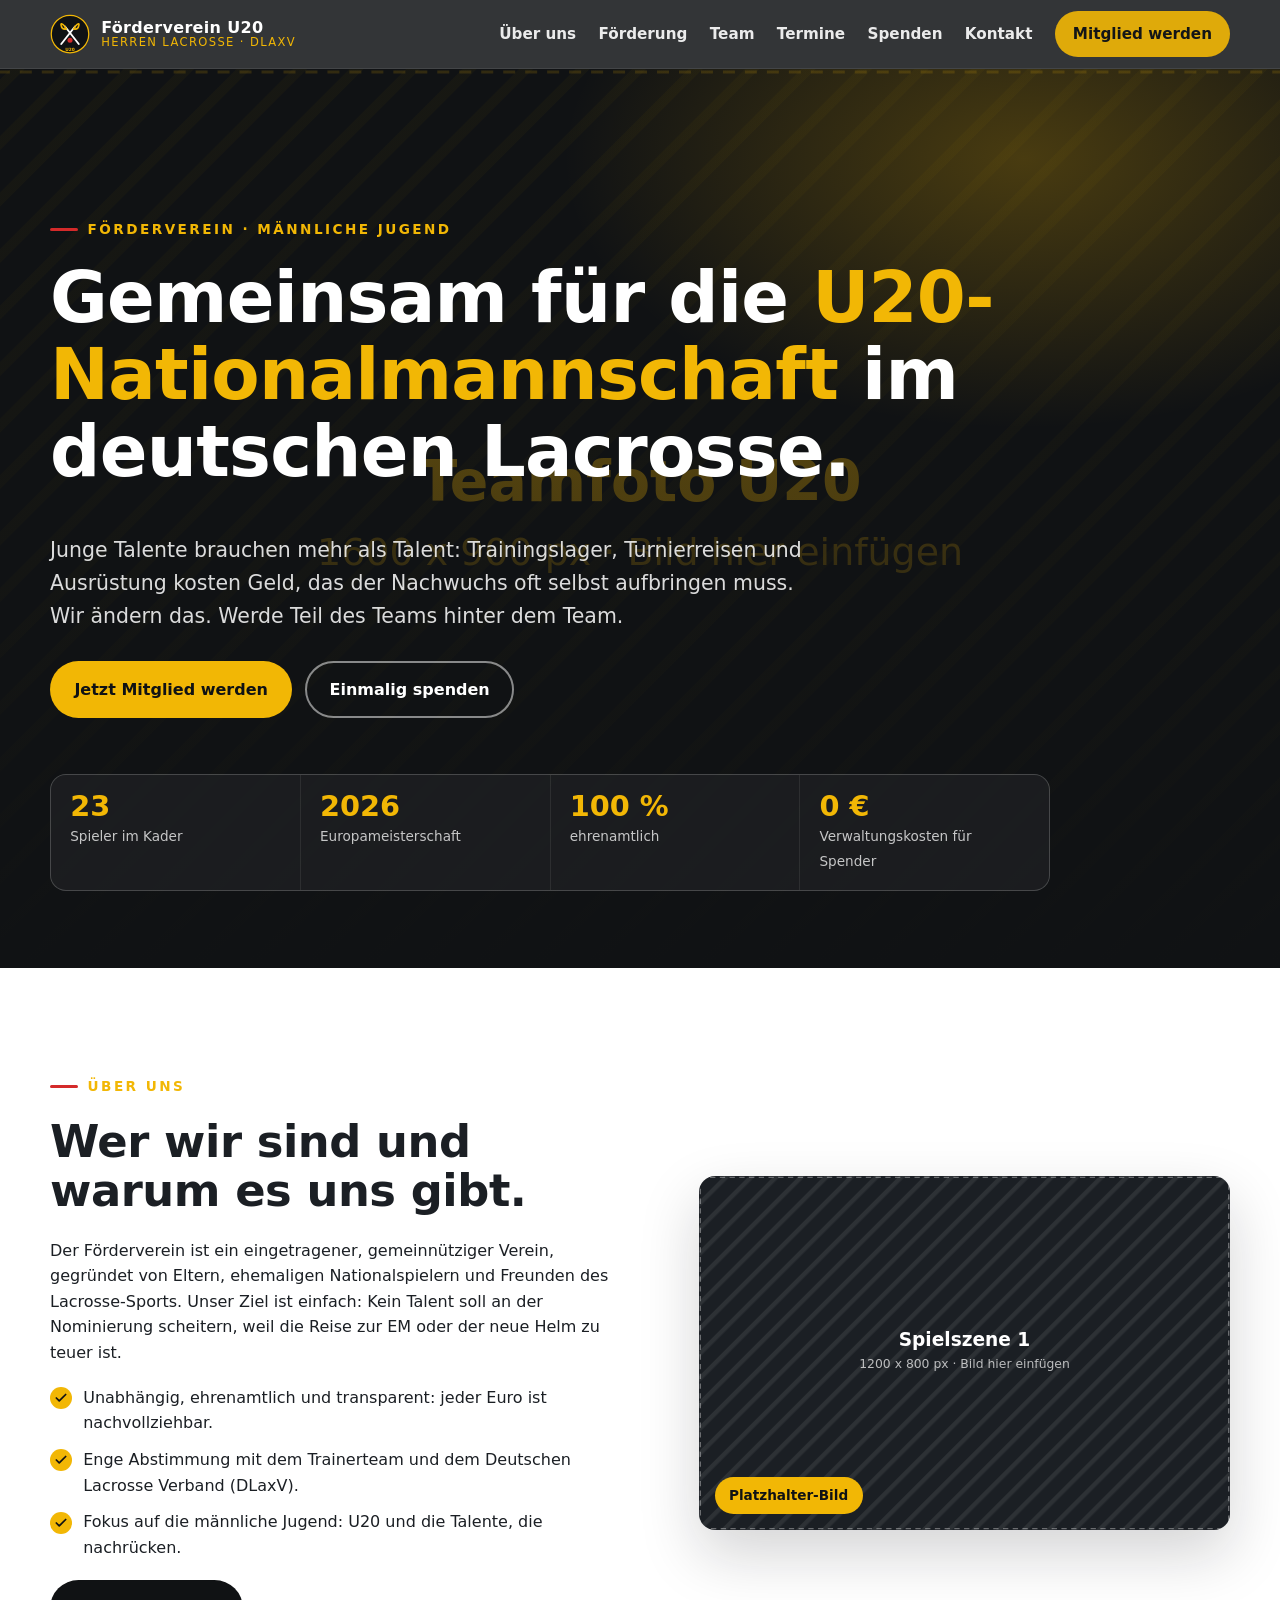
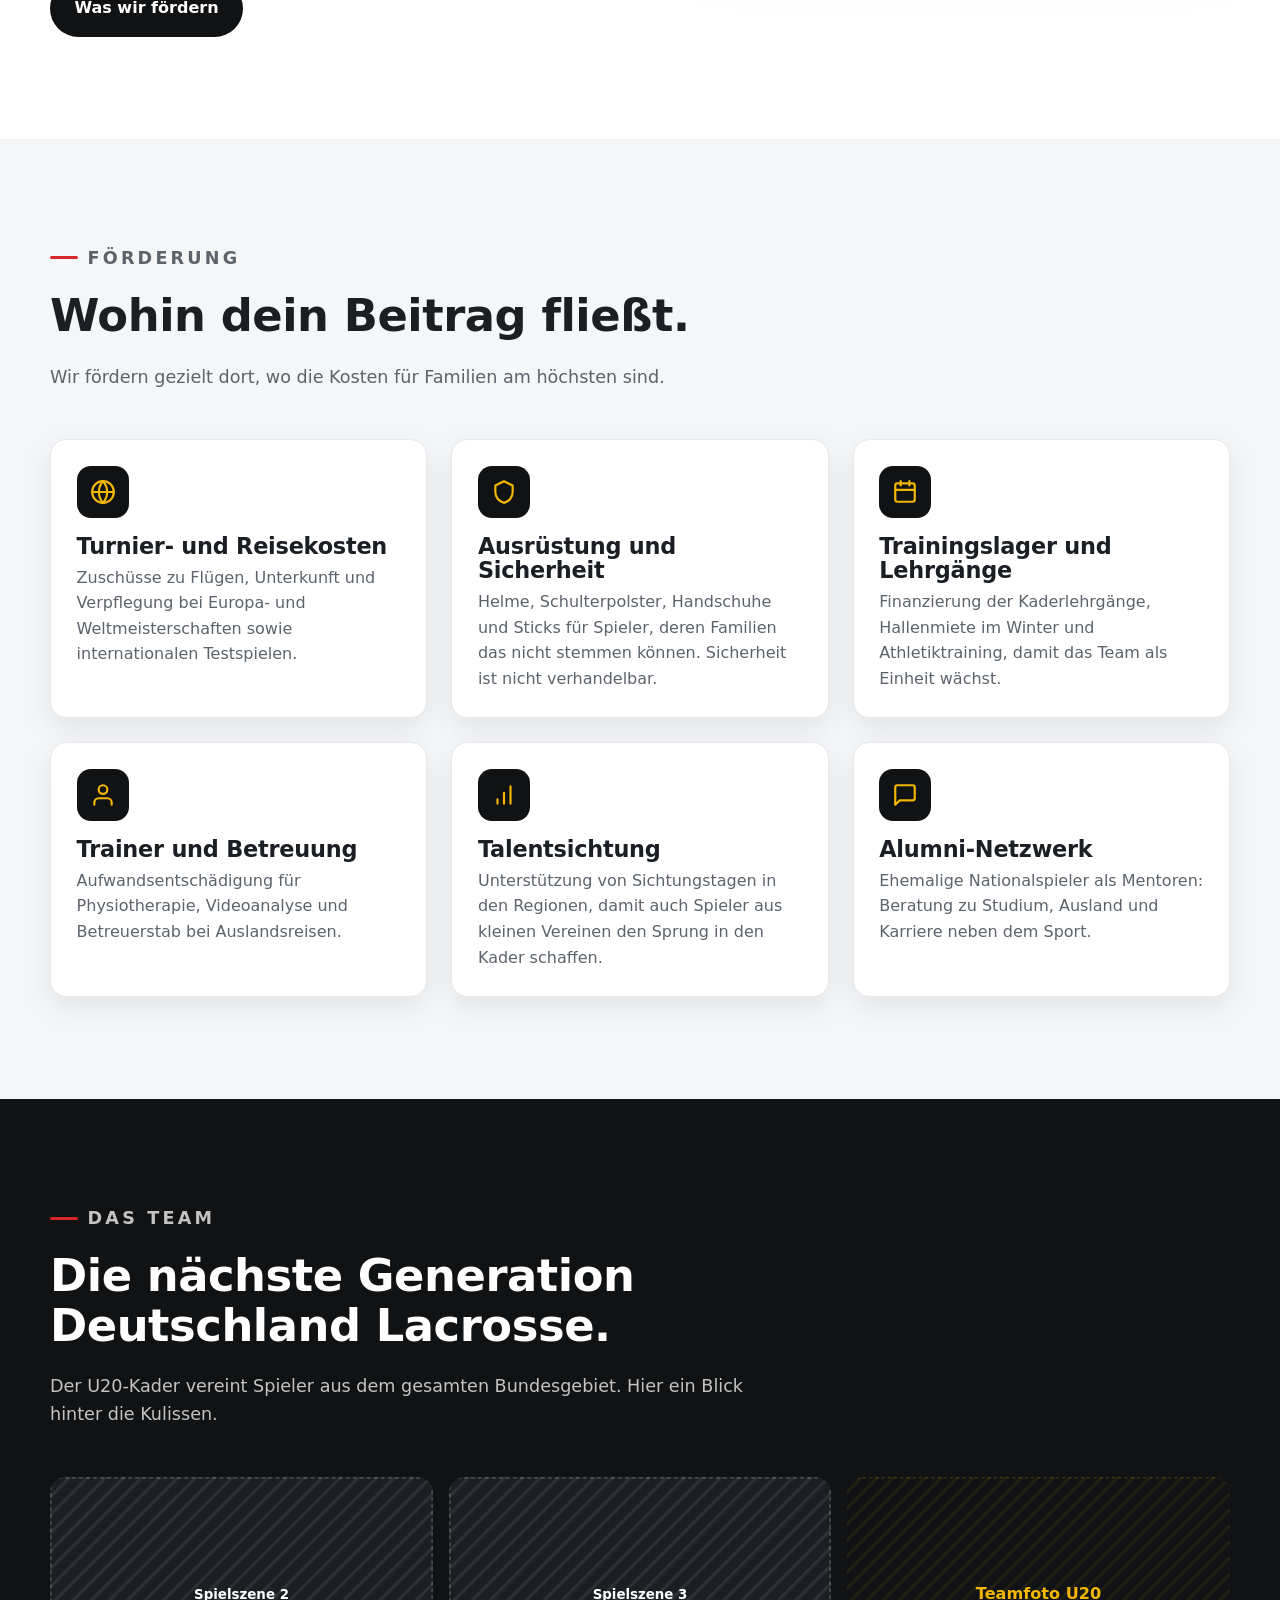
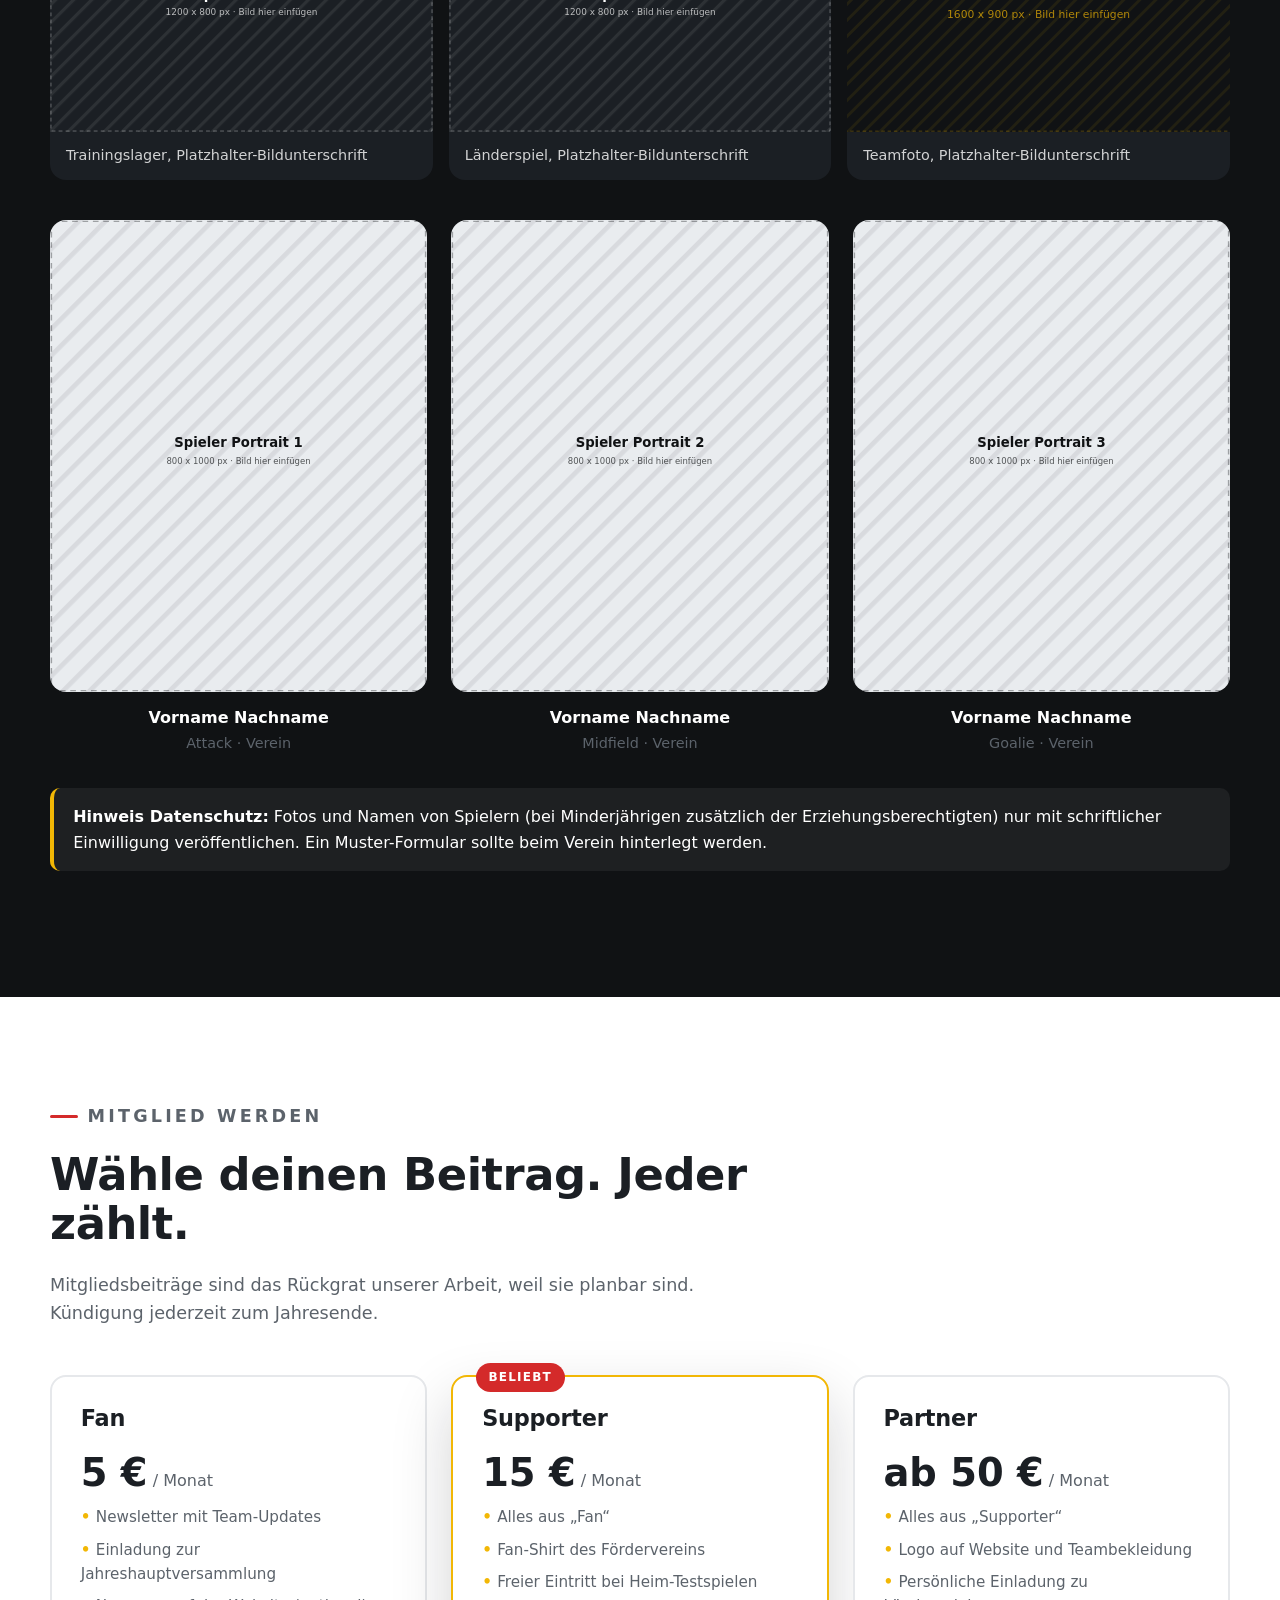
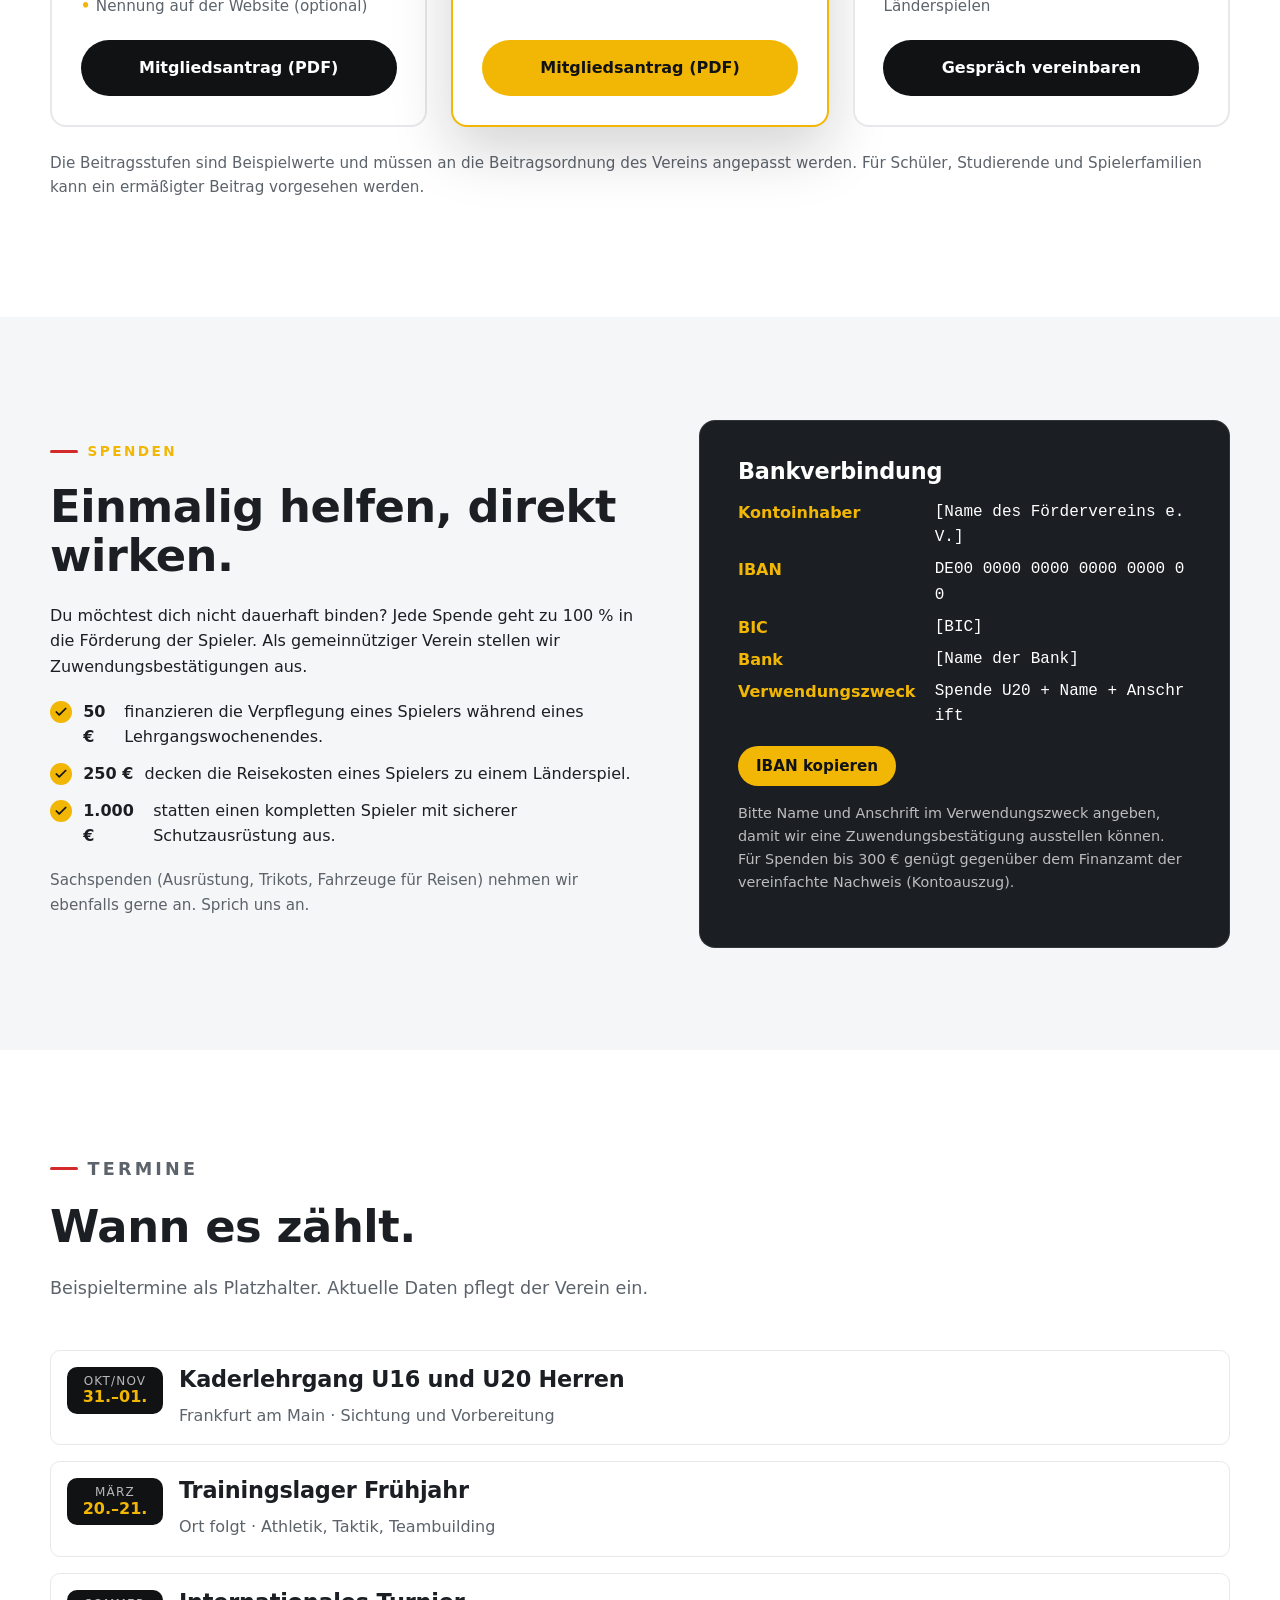
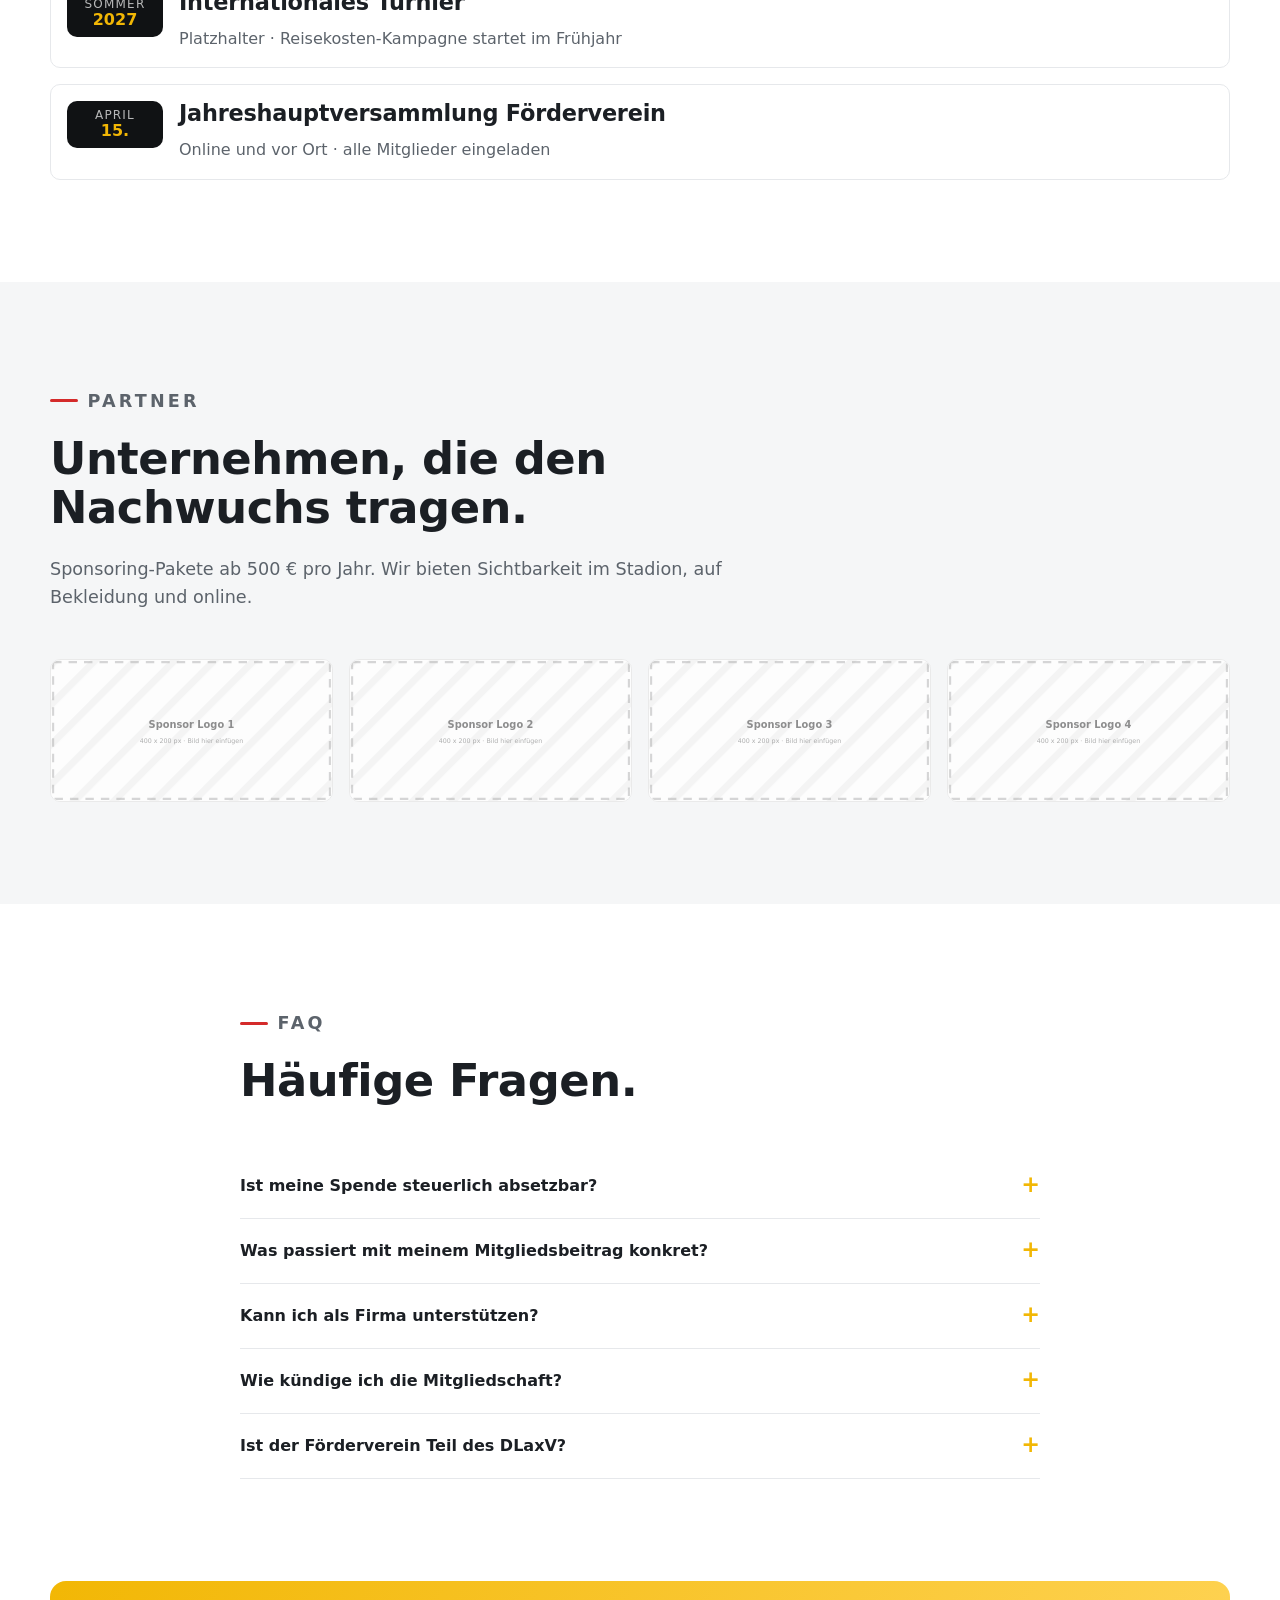
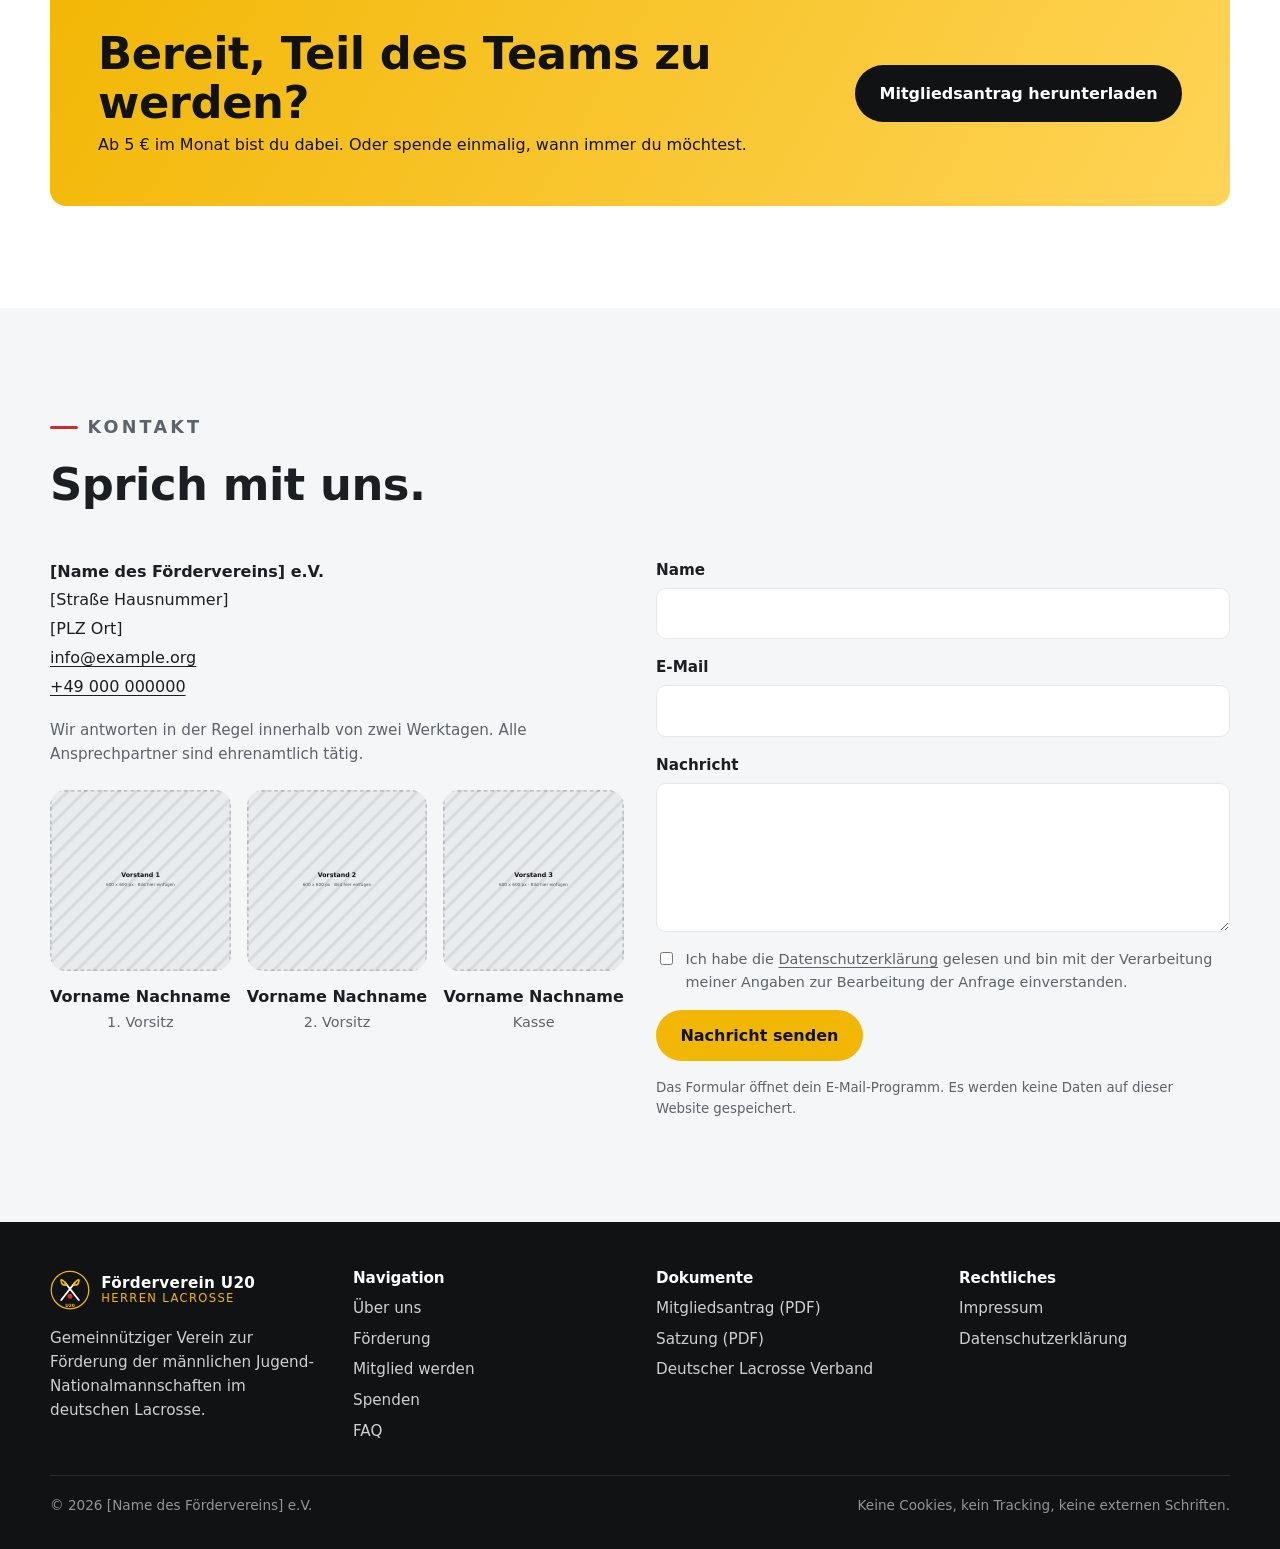
<file: index.html>
<!DOCTYPE html>
<html lang="de">
<head>
  <meta charset="utf-8">
  <meta name="viewport" content="width=device-width, initial-scale=1">
  <title>Förderverein U20 Herren Lacrosse – Gemeinsam für die Nachwuchs-Nationalmannschaft</title>
  <meta name="description" content="Der Förderverein unterstützt die männliche U20-Nationalmannschaft im Deutschen Lacrosse Verband (DLaxV): Reisekosten, Ausrüstung, Trainingslager. Jetzt Mitglied werden oder spenden.">
  <meta name="theme-color" content="#101214">
  <link rel="icon" href="assets/img/favicon.svg" type="image/svg+xml">
  <link rel="stylesheet" href="css/style.css">
  <!-- Open Graph / Social Preview (Platzhalter-Bild in assets/img/og-image.svg ersetzen) -->
  <meta property="og:title" content="Förderverein U20 Herren Lacrosse">
  <meta property="og:description" content="Gemeinsam für die Nachwuchs-Nationalmannschaft im deutschen Lacrosse.">
  <meta property="og:type" content="website">
  <meta property="og:image" content="assets/img/og-image.svg">
</head>
<body>
  <a class="skip-link" href="#main">Zum Inhalt springen</a>

  <header class="site-header">
    <div class="container nav">
      <a class="brand" href="#top" aria-label="Startseite Förderverein U20">
        <img src="assets/img/logo.svg" alt="" width="40" height="40">
        <span>Förderverein U20<small>Herren Lacrosse · DLaxV</small></span>
      </a>
      <button class="nav-toggle" aria-expanded="false" aria-controls="nav-list" aria-label="Menü öffnen">
        <span></span><span></span><span></span>
      </button>
      <nav aria-label="Hauptnavigation">
        <ul class="nav__list" id="nav-list">
          <li><a href="#ueber-uns">Über uns</a></li>
          <li><a href="#foerderung">Förderung</a></li>
          <li><a href="#team">Team</a></li>
          <li><a href="#termine">Termine</a></li>
          <li><a href="#spenden">Spenden</a></li>
          <li><a href="#kontakt">Kontakt</a></li>
          <li><a class="btn btn--primary btn--sm" href="#mitglied-werden">Mitglied werden</a></li>
        </ul>
      </nav>
    </div>
  </header>

  <main id="main">
    <!-- ===================== HERO ===================== -->
    <section class="hero" id="top">
      <div class="hero__media" aria-hidden="true">
        <!-- Platzhalter: Teamfoto 1600x900 -->
        <img src="assets/img/hero-team.svg" alt="" width="1600" height="900" fetchpriority="high">
      </div>
      <div class="container">
        <div class="hero__content">
          <p class="eyebrow">Förderverein · Männliche Jugend</p>
          <h1>Gemeinsam für die <em>U20-National&shy;mannschaft</em> im deutschen Lacrosse.</h1>
          <p class="lead">
            Junge Talente brauchen mehr als Talent: Trainingslager, Turnierreisen und Ausrüstung kosten Geld,
            das der Nachwuchs oft selbst aufbringen muss. Wir ändern das. Werde Teil des Teams hinter dem Team.
          </p>
          <div class="hero__cta">
            <a class="btn btn--primary" href="#mitglied-werden">Jetzt Mitglied werden</a>
            <a class="btn btn--ghost" href="#spenden">Einmalig spenden</a>
          </div>
          <div class="hero__stats" aria-label="Kennzahlen">
            <div><strong>23</strong><span>Spieler im Kader</span></div>
            <div><strong>2026</strong><span>Europameisterschaft</span></div>
            <div><strong>100 %</strong><span>ehrenamtlich</span></div>
            <div><strong>0 €</strong><span>Verwaltungskosten für Spender</span></div>
          </div>
        </div>
      </div>
    </section>

    <!-- ===================== ÜBER UNS ===================== -->
    <section class="section" id="ueber-uns">
      <div class="container split">
        <div class="reveal">
          <p class="eyebrow">Über uns</p>
          <h2>Wer wir sind und warum es uns gibt.</h2>
          <p>
            Der Förderverein ist ein eingetragener, gemeinnütziger Verein, gegründet von Eltern, ehemaligen
            Nationalspielern und Freunden des Lacrosse-Sports. Unser Ziel ist einfach: Kein Talent soll an
            der Nominierung scheitern, weil die Reise zur EM oder der neue Helm zu teuer ist.
          </p>
          <ul class="checklist">
            <li>Unabhängig, ehrenamtlich und transparent: jeder Euro ist nachvollziehbar.</li>
            <li>Enge Abstimmung mit dem Trainerteam und dem Deutschen Lacrosse Verband (DLaxV).</li>
            <li>Fokus auf die männliche Jugend: U20 und die Talente, die nachrücken.</li>
          </ul>
          <a class="btn btn--dark" href="#foerderung">Was wir fördern</a>
        </div>
        <figure class="reveal">
          <!-- Platzhalter: Spielszene 1200x800 -->
          <img src="assets/img/action-1.svg" alt="Spielszene der U20-Nationalmannschaft" width="1200" height="800" loading="lazy">
          <figcaption>Platzhalter-Bild</figcaption>
        </figure>
      </div>
    </section>

    <!-- ===================== FÖRDERUNG ===================== -->
    <section class="section section--grey" id="foerderung">
      <div class="container">
        <div class="section__head reveal">
          <p class="eyebrow">Förderung</p>
          <h2>Wohin dein Beitrag fließt.</h2>
          <p>Wir fördern gezielt dort, wo die Kosten für Familien am höchsten sind.</p>
        </div>
        <div class="grid grid--3">
          <article class="card reveal">
            <div class="card__icon" aria-hidden="true">
              <svg viewBox="0 0 24 24" fill="none" stroke="currentColor" stroke-width="2" stroke-linecap="round" stroke-linejoin="round"><path d="M2 12h20M12 2a15 15 0 0 1 0 20M12 2a15 15 0 0 0 0 20"/><circle cx="12" cy="12" r="10"/></svg>
            </div>
            <h3>Turnier- und Reisekosten</h3>
            <p>Zuschüsse zu Flügen, Unterkunft und Verpflegung bei Europa- und Weltmeisterschaften sowie internationalen Testspielen.</p>
          </article>
          <article class="card reveal">
            <div class="card__icon" aria-hidden="true">
              <svg viewBox="0 0 24 24" fill="none" stroke="currentColor" stroke-width="2" stroke-linecap="round" stroke-linejoin="round"><path d="M12 2 4 6v6c0 5 3.5 9 8 10 4.5-1 8-5 8-10V6l-8-4z"/></svg>
            </div>
            <h3>Ausrüstung und Sicherheit</h3>
            <p>Helme, Schulterpolster, Handschuhe und Sticks für Spieler, deren Familien das nicht stemmen können. Sicherheit ist nicht verhandelbar.</p>
          </article>
          <article class="card reveal">
            <div class="card__icon" aria-hidden="true">
              <svg viewBox="0 0 24 24" fill="none" stroke="currentColor" stroke-width="2" stroke-linecap="round" stroke-linejoin="round"><rect x="3" y="4" width="18" height="17" rx="2"/><path d="M16 2v4M8 2v4M3 10h18"/></svg>
            </div>
            <h3>Trainingslager und Lehrgänge</h3>
            <p>Finanzierung der Kaderlehrgänge, Hallenmiete im Winter und Athletiktraining, damit das Team als Einheit wächst.</p>
          </article>
          <article class="card reveal">
            <div class="card__icon" aria-hidden="true">
              <svg viewBox="0 0 24 24" fill="none" stroke="currentColor" stroke-width="2" stroke-linecap="round" stroke-linejoin="round"><path d="M20 21v-2a4 4 0 0 0-4-4H8a4 4 0 0 0-4 4v2"/><circle cx="12" cy="7" r="4"/></svg>
            </div>
            <h3>Trainer und Betreuung</h3>
            <p>Aufwandsentschädigung für Physiotherapie, Videoanalyse und Betreuerstab bei Auslandsreisen.</p>
          </article>
          <article class="card reveal">
            <div class="card__icon" aria-hidden="true">
              <svg viewBox="0 0 24 24" fill="none" stroke="currentColor" stroke-width="2" stroke-linecap="round" stroke-linejoin="round"><path d="M12 20V10M18 20V4M6 20v-4"/></svg>
            </div>
            <h3>Talentsichtung</h3>
            <p>Unterstützung von Sichtungstagen in den Regionen, damit auch Spieler aus kleinen Vereinen den Sprung in den Kader schaffen.</p>
          </article>
          <article class="card reveal">
            <div class="card__icon" aria-hidden="true">
              <svg viewBox="0 0 24 24" fill="none" stroke="currentColor" stroke-width="2" stroke-linecap="round" stroke-linejoin="round"><path d="M21 15a2 2 0 0 1-2 2H7l-4 4V5a2 2 0 0 1 2-2h14a2 2 0 0 1 2 2z"/></svg>
            </div>
            <h3>Alumni-Netzwerk</h3>
            <p>Ehemalige Nationalspieler als Mentoren: Beratung zu Studium, Ausland und Karriere neben dem Sport.</p>
          </article>
        </div>
      </div>
    </section>

    <!-- ===================== TEAM ===================== -->
    <section class="section section--dark" id="team">
      <div class="container">
        <div class="section__head reveal">
          <p class="eyebrow">Das Team</p>
          <h2>Die nächste Generation Deutschland Lacrosse.</h2>
          <p>Der U20-Kader vereint Spieler aus dem gesamten Bundesgebiet. Hier ein Blick hinter die Kulissen.</p>
        </div>
        <div class="gallery">
          <figure class="reveal">
            <img src="assets/img/action-2.svg" alt="Platzhalter: Spielszene" width="1200" height="800" loading="lazy">
            <figcaption>Trainingslager, Platzhalter-Bildunterschrift</figcaption>
          </figure>
          <figure class="reveal">
            <img src="assets/img/action-3.svg" alt="Platzhalter: Spielszene" width="1200" height="800" loading="lazy">
            <figcaption>Länderspiel, Platzhalter-Bildunterschrift</figcaption>
          </figure>
          <figure class="reveal">
            <img src="assets/img/hero-team.svg" alt="Platzhalter: Teamfoto" width="1600" height="900" loading="lazy">
            <figcaption>Teamfoto, Platzhalter-Bildunterschrift</figcaption>
          </figure>
        </div>

        <div class="grid grid--3" style="margin-top:2.5rem">
          <div class="player reveal">
            <img src="assets/img/player-1.svg" alt="Platzhalter: Spielerportrait" width="800" height="1000" loading="lazy">
            <strong>Vorname Nachname</strong><span>Attack · Verein</span>
          </div>
          <div class="player reveal">
            <img src="assets/img/player-2.svg" alt="Platzhalter: Spielerportrait" width="800" height="1000" loading="lazy">
            <strong>Vorname Nachname</strong><span>Midfield · Verein</span>
          </div>
          <div class="player reveal">
            <img src="assets/img/player-3.svg" alt="Platzhalter: Spielerportrait" width="800" height="1000" loading="lazy">
            <strong>Vorname Nachname</strong><span>Goalie · Verein</span>
          </div>
        </div>
        <p class="notice" style="background:rgba(255,255,255,.06);border-color:var(--c-gold);margin-top:2rem">
          <strong>Hinweis Datenschutz:</strong> Fotos und Namen von Spielern (bei Minderjährigen zusätzlich der Erziehungsberechtigten)
          nur mit schriftlicher Einwilligung veröffentlichen. Ein Muster-Formular sollte beim Verein hinterlegt werden.
        </p>
      </div>
    </section>

    <!-- ===================== MITGLIED WERDEN ===================== -->
    <section class="section" id="mitglied-werden">
      <div class="container">
        <div class="section__head reveal">
          <p class="eyebrow">Mitglied werden</p>
          <h2>Wähle deinen Beitrag. Jeder zählt.</h2>
          <p>Mitgliedsbeiträge sind das Rückgrat unserer Arbeit, weil sie planbar sind. Kündigung jederzeit zum Jahresende.</p>
        </div>
        <div class="tiers">
          <div class="tier reveal">
            <h3>Fan</h3>
            <div class="tier__price">5 €<small> / Monat</small></div>
            <ul>
              <li>Newsletter mit Team-Updates</li>
              <li>Einladung zur Jahreshauptversammlung</li>
              <li>Nennung auf der Website (optional)</li>
            </ul>
            <a class="btn btn--dark" href="assets/docs/mitgliedsantrag.pdf">Mitgliedsantrag (PDF)</a>
          </div>
          <div class="tier tier--featured reveal">
            <span class="tier__badge">Beliebt</span>
            <h3>Supporter</h3>
            <div class="tier__price">15 €<small> / Monat</small></div>
            <ul>
              <li>Alles aus „Fan“</li>
              <li>Fan-Shirt des Fördervereins</li>
              <li>Freier Eintritt bei Heim-Testspielen</li>
            </ul>
            <a class="btn btn--primary" href="assets/docs/mitgliedsantrag.pdf">Mitgliedsantrag (PDF)</a>
          </div>
          <div class="tier reveal">
            <h3>Partner</h3>
            <div class="tier__price">ab 50 €<small> / Monat</small></div>
            <ul>
              <li>Alles aus „Supporter“</li>
              <li>Logo auf Website und Teambekleidung</li>
              <li>Persönliche Einladung zu Länderspielen</li>
            </ul>
            <a class="btn btn--dark" href="#kontakt">Gespräch vereinbaren</a>
          </div>
        </div>
        <p style="margin-top:1.5rem;color:var(--c-muted);font-size:.95rem">
          Die Beitragsstufen sind Beispielwerte und müssen an die Beitragsordnung des Vereins angepasst werden.
          Für Schüler, Studierende und Spielerfamilien kann ein ermäßigter Beitrag vorgesehen werden.
        </p>
      </div>
    </section>

    <!-- ===================== SPENDEN ===================== -->
    <section class="section section--grey" id="spenden">
      <div class="container split split--reverse">
        <div class="donate-box reveal">
          <h3>Bankverbindung</h3>
          <dl>
            <dt>Kontoinhaber</dt><dd>[Name des Fördervereins e.V.]</dd>
            <dt>IBAN</dt><dd id="iban">DE00 0000 0000 0000 0000 00</dd>
            <dt>BIC</dt><dd>[BIC]</dd>
            <dt>Bank</dt><dd>[Name der Bank]</dd>
            <dt>Verwendungszweck</dt><dd>Spende U20 + Name + Anschrift</dd>
          </dl>
          <button class="btn btn--primary btn--sm" type="button" data-copy="#iban">IBAN kopieren</button>
          <p class="note" style="margin-top:1rem">
            Bitte Name und Anschrift im Verwendungszweck angeben, damit wir eine Zuwendungsbestätigung ausstellen können.
            Für Spenden bis 300 € genügt gegenüber dem Finanzamt der vereinfachte Nachweis (Kontoauszug).
          </p>
        </div>
        <div class="reveal">
          <p class="eyebrow">Spenden</p>
          <h2>Einmalig helfen, direkt wirken.</h2>
          <p>
            Du möchtest dich nicht dauerhaft binden? Jede Spende geht zu 100 % in die Förderung der Spieler.
            Als gemeinnütziger Verein stellen wir Zuwendungsbestätigungen aus.
          </p>
          <ul class="checklist">
            <li><strong>50 €</strong> finanzieren die Verpflegung eines Spielers während eines Lehrgangswochenendes.</li>
            <li><strong>250 €</strong> decken die Reisekosten eines Spielers zu einem Länderspiel.</li>
            <li><strong>1.000 €</strong> statten einen kompletten Spieler mit sicherer Schutzausrüstung aus.</li>
          </ul>
          <p style="color:var(--c-muted);font-size:.95rem">
            Sachspenden (Ausrüstung, Trikots, Fahrzeuge für Reisen) nehmen wir ebenfalls gerne an. Sprich uns an.
          </p>
        </div>
      </div>
    </section>

    <!-- ===================== TERMINE ===================== -->
    <section class="section" id="termine">
      <div class="container">
        <div class="section__head reveal">
          <p class="eyebrow">Termine</p>
          <h2>Wann es zählt.</h2>
          <p>Beispieltermine als Platzhalter. Aktuelle Daten pflegt der Verein ein.</p>
        </div>
        <ol class="timeline">
          <li class="reveal">
            <time datetime="2026-11-01"><span>Okt/Nov</span>31.–01.</time>
            <div><h3>Kaderlehrgang U16 und U20 Herren</h3><p>Frankfurt am Main · Sichtung und Vorbereitung</p></div>
          </li>
          <li class="reveal">
            <time datetime="2027-03-20"><span>März</span>20.–21.</time>
            <div><h3>Trainingslager Frühjahr</h3><p>Ort folgt · Athletik, Taktik, Teambuilding</p></div>
          </li>
          <li class="reveal">
            <time datetime="2027-06-01"><span>Sommer</span>2027</time>
            <div><h3>Internationales Turnier</h3><p>Platzhalter · Reisekosten-Kampagne startet im Frühjahr</p></div>
          </li>
          <li class="reveal">
            <time datetime="2027-04-15"><span>April</span>15.</time>
            <div><h3>Jahreshauptversammlung Förderverein</h3><p>Online und vor Ort · alle Mitglieder eingeladen</p></div>
          </li>
        </ol>
      </div>
    </section>

    <!-- ===================== SPONSOREN ===================== -->
    <section class="section section--grey" id="partner">
      <div class="container">
        <div class="section__head reveal">
          <p class="eyebrow">Partner</p>
          <h2>Unternehmen, die den Nachwuchs tragen.</h2>
          <p>Sponsoring-Pakete ab 500 € pro Jahr. Wir bieten Sichtbarkeit im Stadion, auf Bekleidung und online.</p>
        </div>
        <div class="logos reveal">
          <img src="assets/img/sponsor-1.svg" alt="Platzhalter: Sponsor 1" width="400" height="200" loading="lazy">
          <img src="assets/img/sponsor-2.svg" alt="Platzhalter: Sponsor 2" width="400" height="200" loading="lazy">
          <img src="assets/img/sponsor-3.svg" alt="Platzhalter: Sponsor 3" width="400" height="200" loading="lazy">
          <img src="assets/img/sponsor-4.svg" alt="Platzhalter: Sponsor 4" width="400" height="200" loading="lazy">
        </div>
      </div>
    </section>

    <!-- ===================== FAQ ===================== -->
    <section class="section" id="faq">
      <div class="container" style="max-width:800px">
        <div class="section__head reveal">
          <p class="eyebrow">FAQ</p>
          <h2>Häufige Fragen.</h2>
        </div>
        <div class="reveal">
          <details>
            <summary>Ist meine Spende steuerlich absetzbar?</summary>
            <p>Ja, sofern der Verein als gemeinnützig anerkannt ist. Wir stellen Zuwendungsbestätigungen aus. Bis 300 € genügt der Kontoauszug als Nachweis.</p>
          </details>
          <details>
            <summary>Was passiert mit meinem Mitgliedsbeitrag konkret?</summary>
            <p>Der Vorstand beschließt in Abstimmung mit dem Trainerteam über die Mittelverwendung. Auf der Jahreshauptversammlung legen wir die Zahlen offen.</p>
          </details>
          <details>
            <summary>Kann ich als Firma unterstützen?</summary>
            <p>Ja. Neben Spenden gibt es Sponsoring-Pakete mit Gegenleistung (Logo, Bandenwerbung, Social Media). Sprich uns über das Kontaktformular an.</p>
          </details>
          <details>
            <summary>Wie kündige ich die Mitgliedschaft?</summary>
            <p>Formlos per E-Mail oder Brief zum Ende des Kalenderjahres. Details regelt die Satzung.</p>
          </details>
          <details>
            <summary>Ist der Förderverein Teil des DLaxV?</summary>
            <p>Nein. Wir sind ein eigenständiger Verein, der die Nationalmannschaft unterstützt und sich mit dem Verband abstimmt.</p>
          </details>
        </div>
      </div>
    </section>

    <!-- ===================== CTA ===================== -->
    <section class="section" style="padding-top:0">
      <div class="container">
        <div class="cta-band reveal">
          <div>
            <h2>Bereit, Teil des Teams zu werden?</h2>
            <p>Ab 5 € im Monat bist du dabei. Oder spende einmalig, wann immer du möchtest.</p>
          </div>
          <a class="btn btn--dark" href="assets/docs/mitgliedsantrag.pdf">Mitgliedsantrag herunterladen</a>
        </div>
      </div>
    </section>

    <!-- ===================== KONTAKT ===================== -->
    <section class="section section--grey" id="kontakt">
      <div class="container">
        <div class="section__head reveal">
          <p class="eyebrow">Kontakt</p>
          <h2>Sprich mit uns.</h2>
        </div>
        <div class="contact">
          <div class="reveal">
            <address>
              <strong>[Name des Fördervereins] e.V.</strong><br>
              [Straße Hausnummer]<br>
              [PLZ Ort]<br>
              <a href="mailto:info@example.org">info@example.org</a><br>
              <a href="tel:+49000000000">+49 000 000000</a>
            </address>
            <p style="color:var(--c-muted);font-size:.95rem;margin-top:1rem">
              Wir antworten in der Regel innerhalb von zwei Werktagen. Alle Ansprechpartner sind ehrenamtlich tätig.
            </p>
            <div class="grid grid--people" style="margin-top:1.5rem">
              <div class="player"><img src="assets/img/vorstand-1.svg" alt="Platzhalter: Vorstand" width="600" height="600" loading="lazy"><strong>Vorname Nachname</strong><span>1. Vorsitz</span></div>
              <div class="player"><img src="assets/img/vorstand-2.svg" alt="Platzhalter: Vorstand" width="600" height="600" loading="lazy"><strong>Vorname Nachname</strong><span>2. Vorsitz</span></div>
              <div class="player"><img src="assets/img/vorstand-3.svg" alt="Platzhalter: Vorstand" width="600" height="600" loading="lazy"><strong>Vorname Nachname</strong><span>Kasse</span></div>
            </div>
          </div>
          <!--
            Formular: Rein statisch, sendet per E-Mail-Programm (mailto). Damit werden keine Daten an Dritte
            übertragen und es ist kein Auftragsverarbeitungsvertrag nötig. Wer einen Formular-Dienst
            (z. B. einen deutschen Anbieter) einsetzen will, muss die Datenschutzerklärung ergänzen.
          -->
          <form class="form reveal" id="contact-form" action="mailto:info@example.org" method="get" enctype="text/plain">
            <label>Name
              <input type="text" name="name" autocomplete="name" required>
            </label>
            <label>E-Mail
              <input type="email" name="email" autocomplete="email" required>
            </label>
            <label>Nachricht
              <textarea name="body" rows="5" required></textarea>
            </label>
            <label class="consent">
              <input type="checkbox" name="consent" required>
              <span>Ich habe die <a href="datenschutz.html">Datenschutzerklärung</a> gelesen und bin mit der Verarbeitung meiner Angaben zur Bearbeitung der Anfrage einverstanden.</span>
            </label>
            <button class="btn btn--primary" type="submit">Nachricht senden</button>
            <small>Das Formular öffnet dein E-Mail-Programm. Es werden keine Daten auf dieser Website gespeichert.</small>
          </form>
        </div>
      </div>
    </section>
  </main>

  <footer class="site-footer">
    <div class="container">
      <div class="footer-grid">
        <div>
          <a class="brand" href="#top"><img src="assets/img/logo.svg" alt="" width="40" height="40"><span>Förderverein U20<small>Herren Lacrosse</small></span></a>
          <p style="margin-top:1rem;max-width:32ch">Gemeinnütziger Verein zur Förderung der männlichen Jugend-Nationalmannschaften im deutschen Lacrosse.</p>
        </div>
        <div>
          <h4>Navigation</h4>
          <ul>
            <li><a href="#ueber-uns">Über uns</a></li>
            <li><a href="#foerderung">Förderung</a></li>
            <li><a href="#mitglied-werden">Mitglied werden</a></li>
            <li><a href="#spenden">Spenden</a></li>
            <li><a href="#faq">FAQ</a></li>
          </ul>
        </div>
        <div>
          <h4>Dokumente</h4>
          <ul>
            <li><a href="assets/docs/mitgliedsantrag.pdf">Mitgliedsantrag (PDF)</a></li>
            <li><a href="assets/docs/satzung.pdf">Satzung (PDF)</a></li>
            <li><a href="https://dlaxv.de" rel="noopener" target="_blank">Deutscher Lacrosse Verband</a></li>
          </ul>
        </div>
        <div>
          <h4>Rechtliches</h4>
          <ul>
            <li><a href="impressum.html">Impressum</a></li>
            <li><a href="datenschutz.html">Datenschutzerklärung</a></li>
          </ul>
        </div>
      </div>
      <div class="footer-bottom">
        <span>© <span id="year">2026</span> [Name des Fördervereins] e.V.</span>
        <span>Keine Cookies, kein Tracking, keine externen Schriften.</span>
      </div>
    </div>
  </footer>

  <script src="js/main.js" defer></script>
</body>
</html>
</file>
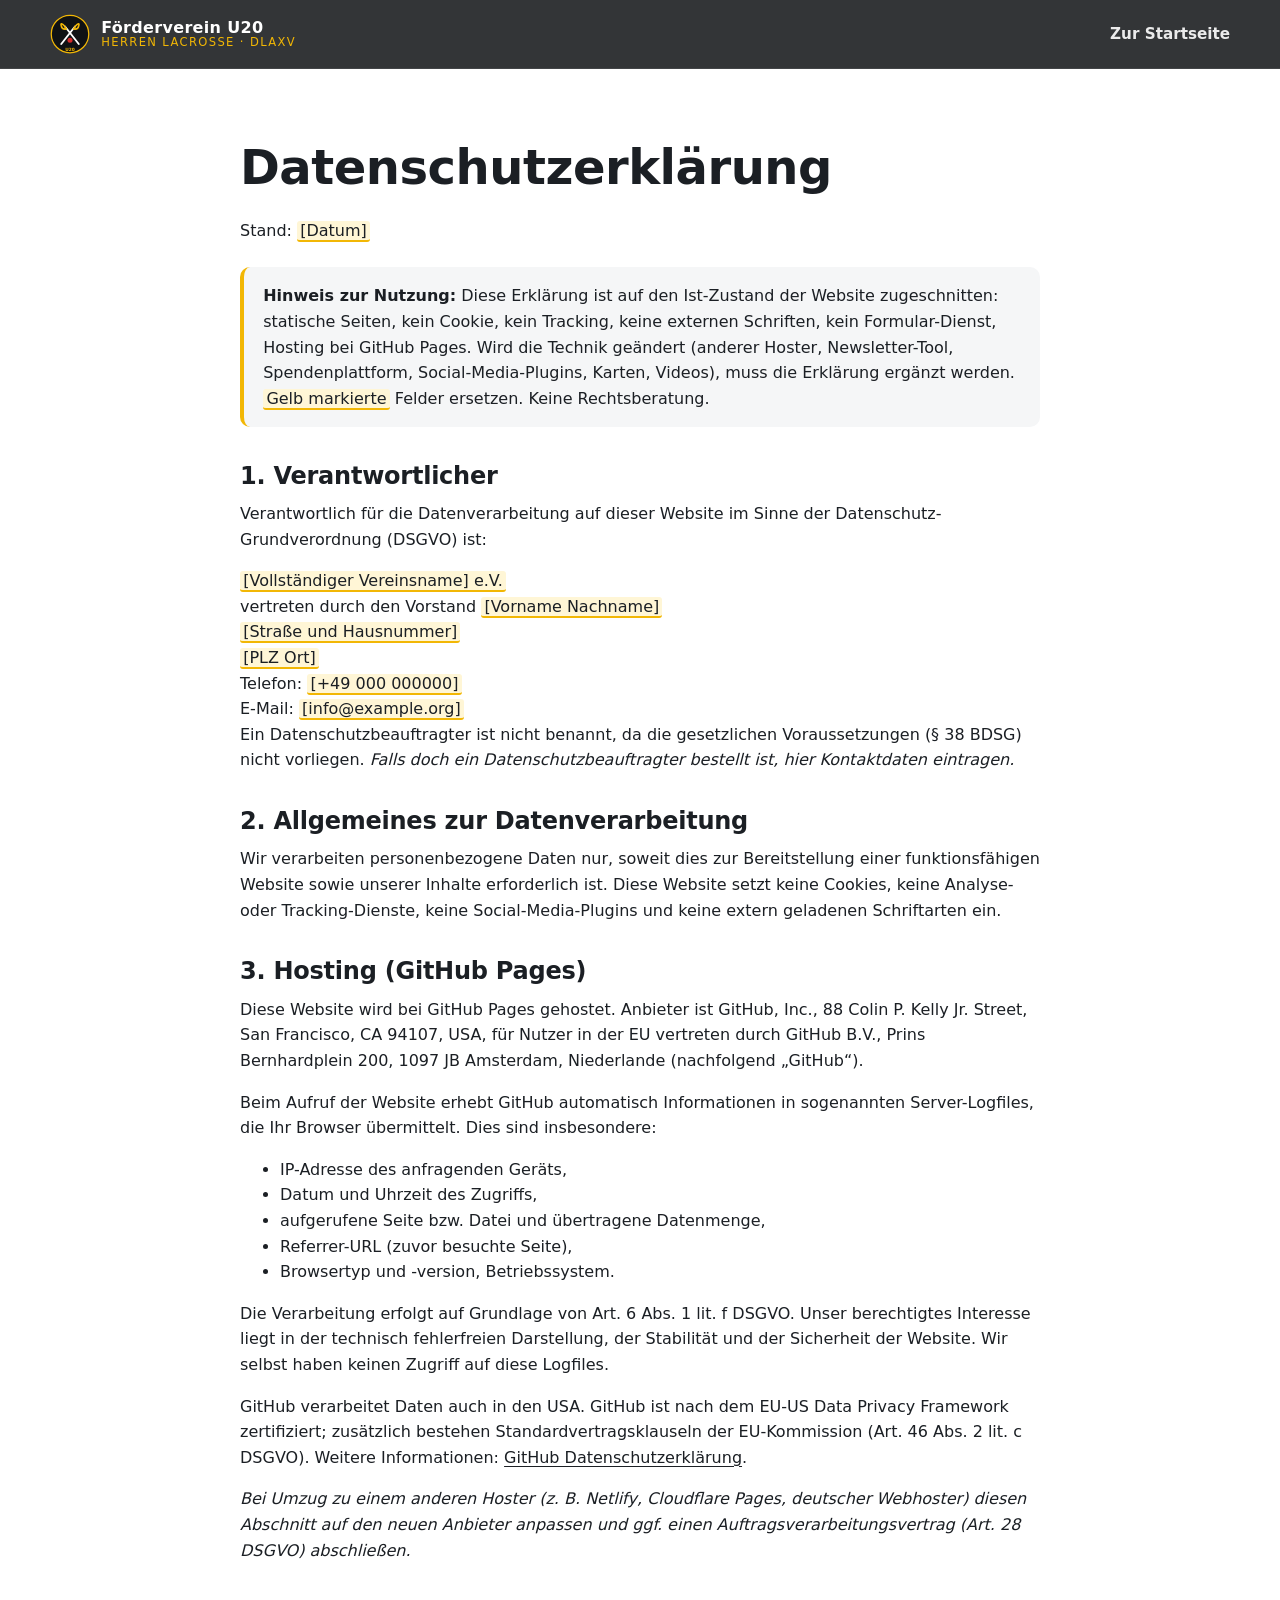
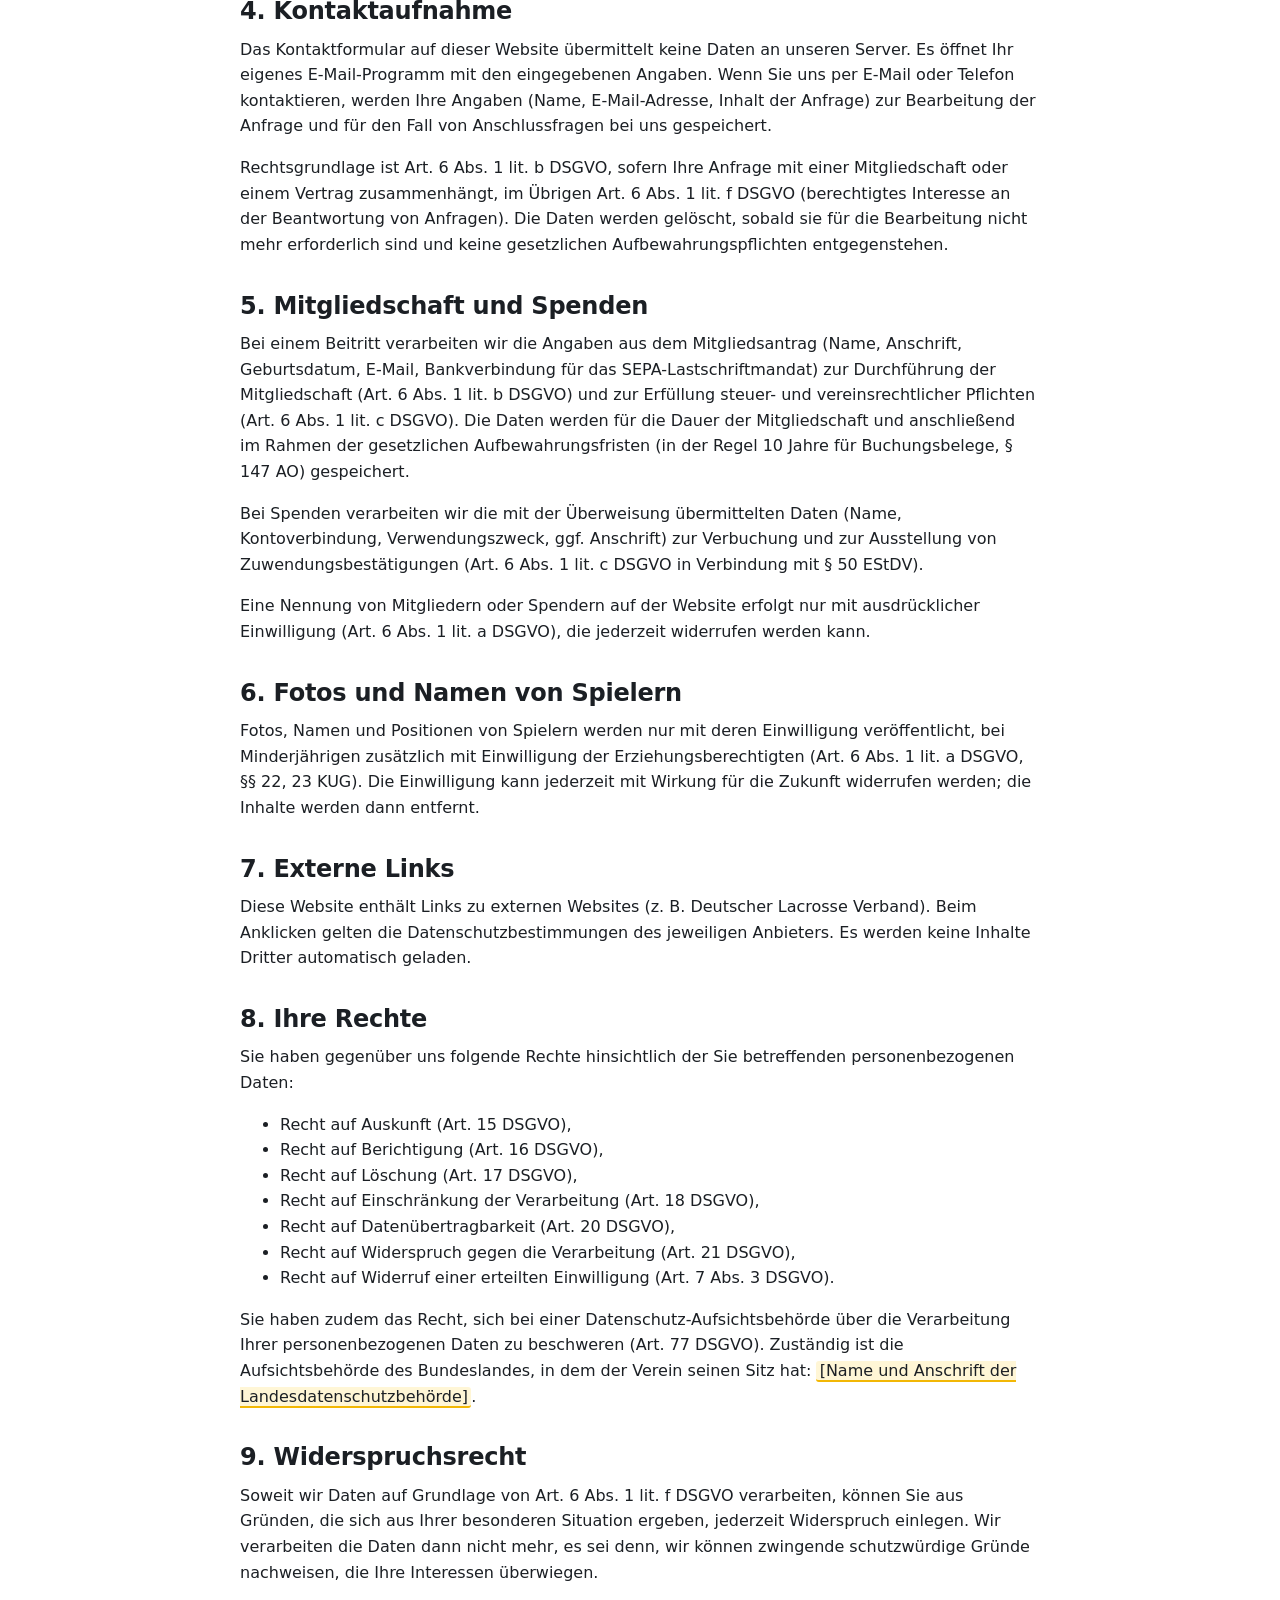
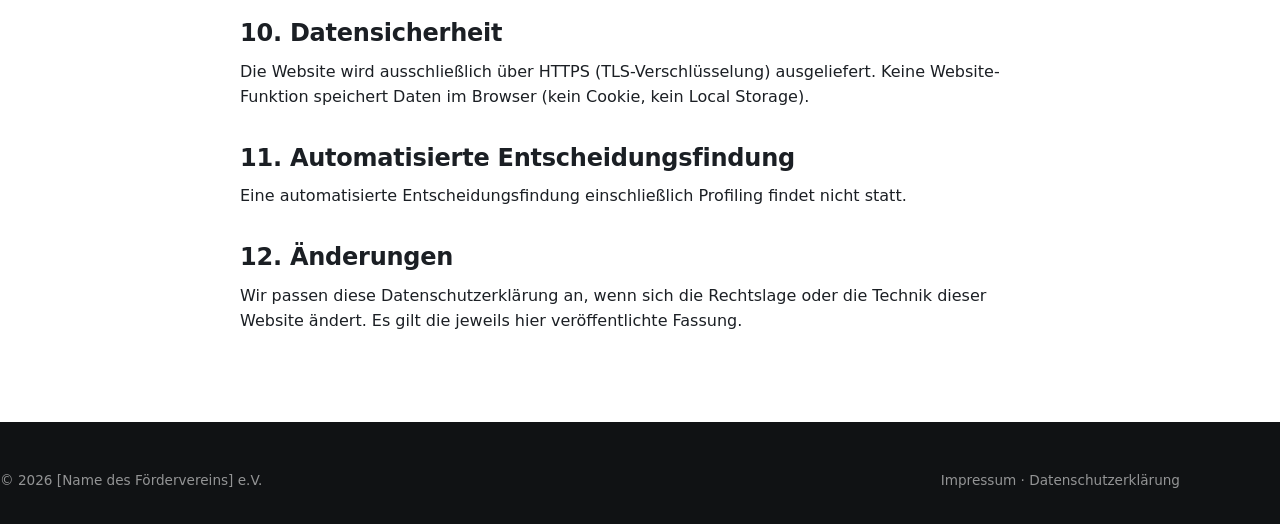
<file: datenschutz.html>
<!DOCTYPE html>
<html lang="de">
<head>
  <meta charset="utf-8">
  <meta name="viewport" content="width=device-width, initial-scale=1">
  <title>Datenschutzerklärung – Förderverein U20 Herren Lacrosse</title>
  <meta name="robots" content="noindex, follow">
  <link rel="icon" href="assets/img/favicon.svg" type="image/svg+xml">
  <link rel="stylesheet" href="css/style.css">
</head>
<body>
  <a class="skip-link" href="#main">Zum Inhalt springen</a>
  <header class="site-header">
    <div class="container nav">
      <a class="brand" href="index.html"><img src="assets/img/logo.svg" alt="" width="40" height="40"><span>Förderverein U20<small>Herren Lacrosse · DLaxV</small></span></a>
      <nav aria-label="Hauptnavigation"><ul class="nav__list" style="display:flex"><li><a href="index.html">Zur Startseite</a></li></ul></nav>
    </div>
  </header>

  <main id="main" class="page">
    <div class="container">
      <h1>Datenschutzerklärung</h1>
      <p>Stand: <span class="placeholder">[Datum]</span></p>

      <div class="notice">
        <strong>Hinweis zur Nutzung:</strong> Diese Erklärung ist auf den Ist-Zustand der Website zugeschnitten:
        statische Seiten, kein Cookie, kein Tracking, keine externen Schriften, kein Formular-Dienst,
        Hosting bei GitHub Pages. Wird die Technik geändert (anderer Hoster, Newsletter-Tool, Spendenplattform,
        Social-Media-Plugins, Karten, Videos), muss die Erklärung ergänzt werden.
        <span class="placeholder">Gelb markierte</span> Felder ersetzen. Keine Rechtsberatung.
      </div>

      <h2>1. Verantwortlicher</h2>
      <p>Verantwortlich für die Datenverarbeitung auf dieser Website im Sinne der Datenschutz-Grundverordnung (DSGVO) ist:</p>
      <address>
        <span class="placeholder">[Vollständiger Vereinsname] e.V.</span><br>
        vertreten durch den Vorstand <span class="placeholder">[Vorname Nachname]</span><br>
        <span class="placeholder">[Straße und Hausnummer]</span><br>
        <span class="placeholder">[PLZ Ort]</span><br>
        Telefon: <span class="placeholder">[+49 000 000000]</span><br>
        E-Mail: <span class="placeholder">[info@example.org]</span>
      </address>
      <p>
        Ein Datenschutzbeauftragter ist nicht benannt, da die gesetzlichen Voraussetzungen (§ 38 BDSG) nicht vorliegen.
        <em>Falls doch ein Datenschutzbeauftragter bestellt ist, hier Kontaktdaten eintragen.</em>
      </p>

      <h2>2. Allgemeines zur Datenverarbeitung</h2>
      <p>
        Wir verarbeiten personenbezogene Daten nur, soweit dies zur Bereitstellung einer funktionsfähigen Website
        sowie unserer Inhalte erforderlich ist. Diese Website setzt keine Cookies, keine Analyse- oder
        Tracking-Dienste, keine Social-Media-Plugins und keine extern geladenen Schriftarten ein.
      </p>

      <h2>3. Hosting (GitHub Pages)</h2>
      <p>
        Diese Website wird bei GitHub Pages gehostet. Anbieter ist GitHub, Inc., 88 Colin P. Kelly Jr. Street,
        San Francisco, CA 94107, USA, für Nutzer in der EU vertreten durch GitHub B.V., Prins Bernhardplein 200,
        1097 JB Amsterdam, Niederlande (nachfolgend „GitHub“).
      </p>
      <p>
        Beim Aufruf der Website erhebt GitHub automatisch Informationen in sogenannten Server-Logfiles, die Ihr
        Browser übermittelt. Dies sind insbesondere:
      </p>
      <ul>
        <li>IP-Adresse des anfragenden Geräts,</li>
        <li>Datum und Uhrzeit des Zugriffs,</li>
        <li>aufgerufene Seite bzw. Datei und übertragene Datenmenge,</li>
        <li>Referrer-URL (zuvor besuchte Seite),</li>
        <li>Browsertyp und -version, Betriebssystem.</li>
      </ul>
      <p>
        Die Verarbeitung erfolgt auf Grundlage von Art. 6 Abs. 1 lit. f DSGVO. Unser berechtigtes Interesse liegt
        in der technisch fehlerfreien Darstellung, der Stabilität und der Sicherheit der Website. Wir selbst haben
        keinen Zugriff auf diese Logfiles.
      </p>
      <p>
        GitHub verarbeitet Daten auch in den USA. GitHub ist nach dem EU-US Data Privacy Framework zertifiziert;
        zusätzlich bestehen Standardvertragsklauseln der EU-Kommission (Art. 46 Abs. 2 lit. c DSGVO).
        Weitere Informationen: <a href="https://docs.github.com/de/site-policy/privacy-policies/github-general-privacy-statement" rel="noopener" target="_blank">GitHub Datenschutzerklärung</a>.
      </p>
      <p>
        <em>Bei Umzug zu einem anderen Hoster (z. B. Netlify, Cloudflare Pages, deutscher Webhoster) diesen Abschnitt
        auf den neuen Anbieter anpassen und ggf. einen Auftragsverarbeitungsvertrag (Art. 28 DSGVO) abschließen.</em>
      </p>

      <h2>4. Kontaktaufnahme</h2>
      <p>
        Das Kontaktformular auf dieser Website übermittelt keine Daten an unseren Server. Es öffnet Ihr eigenes
        E-Mail-Programm mit den eingegebenen Angaben. Wenn Sie uns per E-Mail oder Telefon kontaktieren, werden Ihre
        Angaben (Name, E-Mail-Adresse, Inhalt der Anfrage) zur Bearbeitung der Anfrage und für den Fall von
        Anschlussfragen bei uns gespeichert.
      </p>
      <p>
        Rechtsgrundlage ist Art. 6 Abs. 1 lit. b DSGVO, sofern Ihre Anfrage mit einer Mitgliedschaft oder einem
        Vertrag zusammenhängt, im Übrigen Art. 6 Abs. 1 lit. f DSGVO (berechtigtes Interesse an der Beantwortung
        von Anfragen). Die Daten werden gelöscht, sobald sie für die Bearbeitung nicht mehr erforderlich sind und
        keine gesetzlichen Aufbewahrungspflichten entgegenstehen.
      </p>

      <h2>5. Mitgliedschaft und Spenden</h2>
      <p>
        Bei einem Beitritt verarbeiten wir die Angaben aus dem Mitgliedsantrag (Name, Anschrift, Geburtsdatum,
        E-Mail, Bankverbindung für das SEPA-Lastschriftmandat) zur Durchführung der Mitgliedschaft
        (Art. 6 Abs. 1 lit. b DSGVO) und zur Erfüllung steuer- und vereinsrechtlicher Pflichten
        (Art. 6 Abs. 1 lit. c DSGVO). Die Daten werden für die Dauer der Mitgliedschaft und anschließend im Rahmen
        der gesetzlichen Aufbewahrungsfristen (in der Regel 10 Jahre für Buchungsbelege, § 147 AO) gespeichert.
      </p>
      <p>
        Bei Spenden verarbeiten wir die mit der Überweisung übermittelten Daten (Name, Kontoverbindung,
        Verwendungszweck, ggf. Anschrift) zur Verbuchung und zur Ausstellung von Zuwendungsbestätigungen
        (Art. 6 Abs. 1 lit. c DSGVO in Verbindung mit § 50 EStDV).
      </p>
      <p>
        Eine Nennung von Mitgliedern oder Spendern auf der Website erfolgt nur mit ausdrücklicher Einwilligung
        (Art. 6 Abs. 1 lit. a DSGVO), die jederzeit widerrufen werden kann.
      </p>

      <h2>6. Fotos und Namen von Spielern</h2>
      <p>
        Fotos, Namen und Positionen von Spielern werden nur mit deren Einwilligung veröffentlicht, bei
        Minderjährigen zusätzlich mit Einwilligung der Erziehungsberechtigten (Art. 6 Abs. 1 lit. a DSGVO,
        §§ 22, 23 KUG). Die Einwilligung kann jederzeit mit Wirkung für die Zukunft widerrufen werden; die Inhalte
        werden dann entfernt.
      </p>

      <h2>7. Externe Links</h2>
      <p>
        Diese Website enthält Links zu externen Websites (z. B. Deutscher Lacrosse Verband). Beim Anklicken gelten
        die Datenschutzbestimmungen des jeweiligen Anbieters. Es werden keine Inhalte Dritter automatisch geladen.
      </p>

      <h2>8. Ihre Rechte</h2>
      <p>Sie haben gegenüber uns folgende Rechte hinsichtlich der Sie betreffenden personenbezogenen Daten:</p>
      <ul>
        <li>Recht auf Auskunft (Art. 15 DSGVO),</li>
        <li>Recht auf Berichtigung (Art. 16 DSGVO),</li>
        <li>Recht auf Löschung (Art. 17 DSGVO),</li>
        <li>Recht auf Einschränkung der Verarbeitung (Art. 18 DSGVO),</li>
        <li>Recht auf Datenübertragbarkeit (Art. 20 DSGVO),</li>
        <li>Recht auf Widerspruch gegen die Verarbeitung (Art. 21 DSGVO),</li>
        <li>Recht auf Widerruf einer erteilten Einwilligung (Art. 7 Abs. 3 DSGVO).</li>
      </ul>
      <p>
        Sie haben zudem das Recht, sich bei einer Datenschutz-Aufsichtsbehörde über die Verarbeitung Ihrer
        personenbezogenen Daten zu beschweren (Art. 77 DSGVO). Zuständig ist die Aufsichtsbehörde des Bundeslandes,
        in dem der Verein seinen Sitz hat: <span class="placeholder">[Name und Anschrift der Landesdatenschutzbehörde]</span>.
      </p>

      <h2>9. Widerspruchsrecht</h2>
      <p>
        Soweit wir Daten auf Grundlage von Art. 6 Abs. 1 lit. f DSGVO verarbeiten, können Sie aus Gründen, die sich
        aus Ihrer besonderen Situation ergeben, jederzeit Widerspruch einlegen. Wir verarbeiten die Daten dann
        nicht mehr, es sei denn, wir können zwingende schutzwürdige Gründe nachweisen, die Ihre Interessen überwiegen.
      </p>

      <h2>10. Datensicherheit</h2>
      <p>
        Die Website wird ausschließlich über HTTPS (TLS-Verschlüsselung) ausgeliefert. Keine Website-Funktion
        speichert Daten im Browser (kein Cookie, kein Local Storage).
      </p>

      <h2>11. Automatisierte Entscheidungsfindung</h2>
      <p>Eine automatisierte Entscheidungsfindung einschließlich Profiling findet nicht statt.</p>

      <h2>12. Änderungen</h2>
      <p>
        Wir passen diese Datenschutzerklärung an, wenn sich die Rechtslage oder die Technik dieser Website ändert.
        Es gilt die jeweils hier veröffentlichte Fassung.
      </p>
    </div>
  </main>

  <footer class="site-footer">
    <div class="container footer-bottom" style="border:0;margin:0;padding:0">
      <span>© <span id="year">2026</span> [Name des Fördervereins] e.V.</span>
      <span><a href="impressum.html">Impressum</a> · <a href="datenschutz.html">Datenschutzerklärung</a></span>
    </div>
  </footer>
  <script src="js/main.js" defer></script>
</body>
</html>
</file>
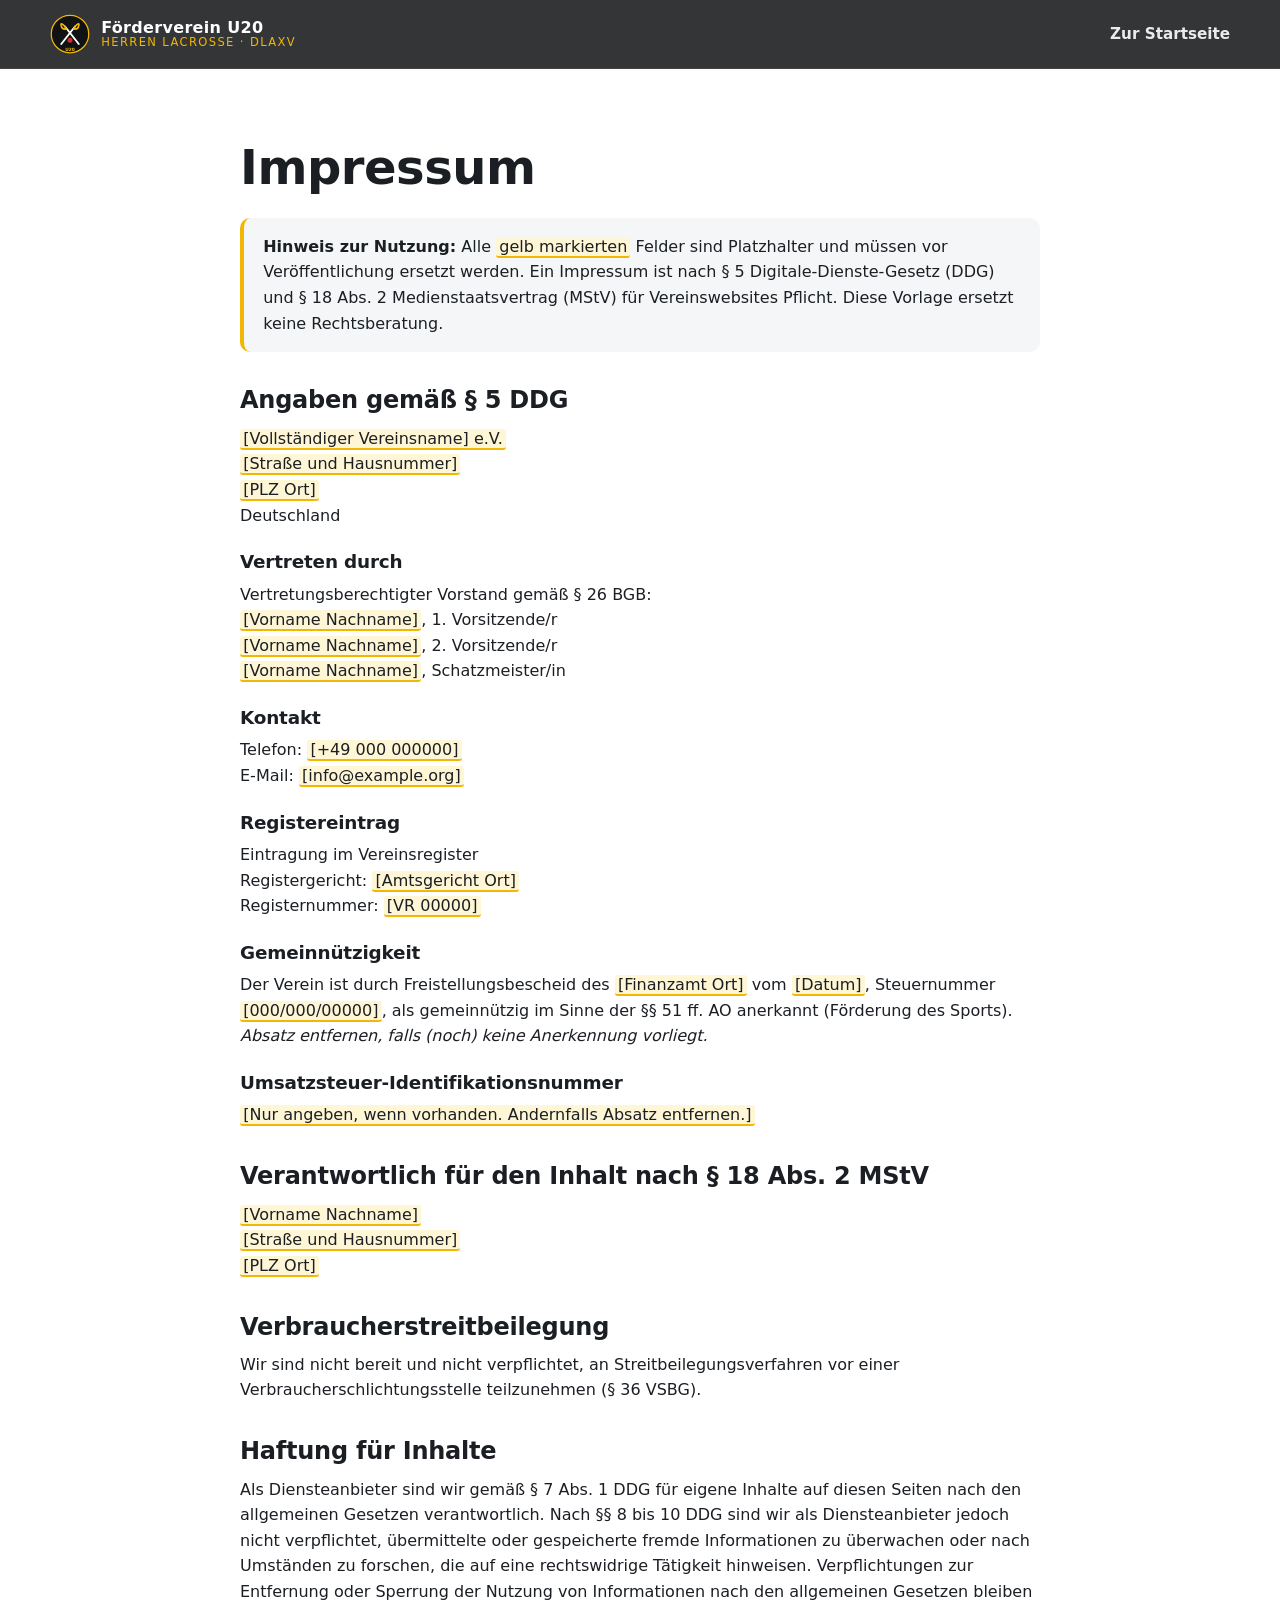
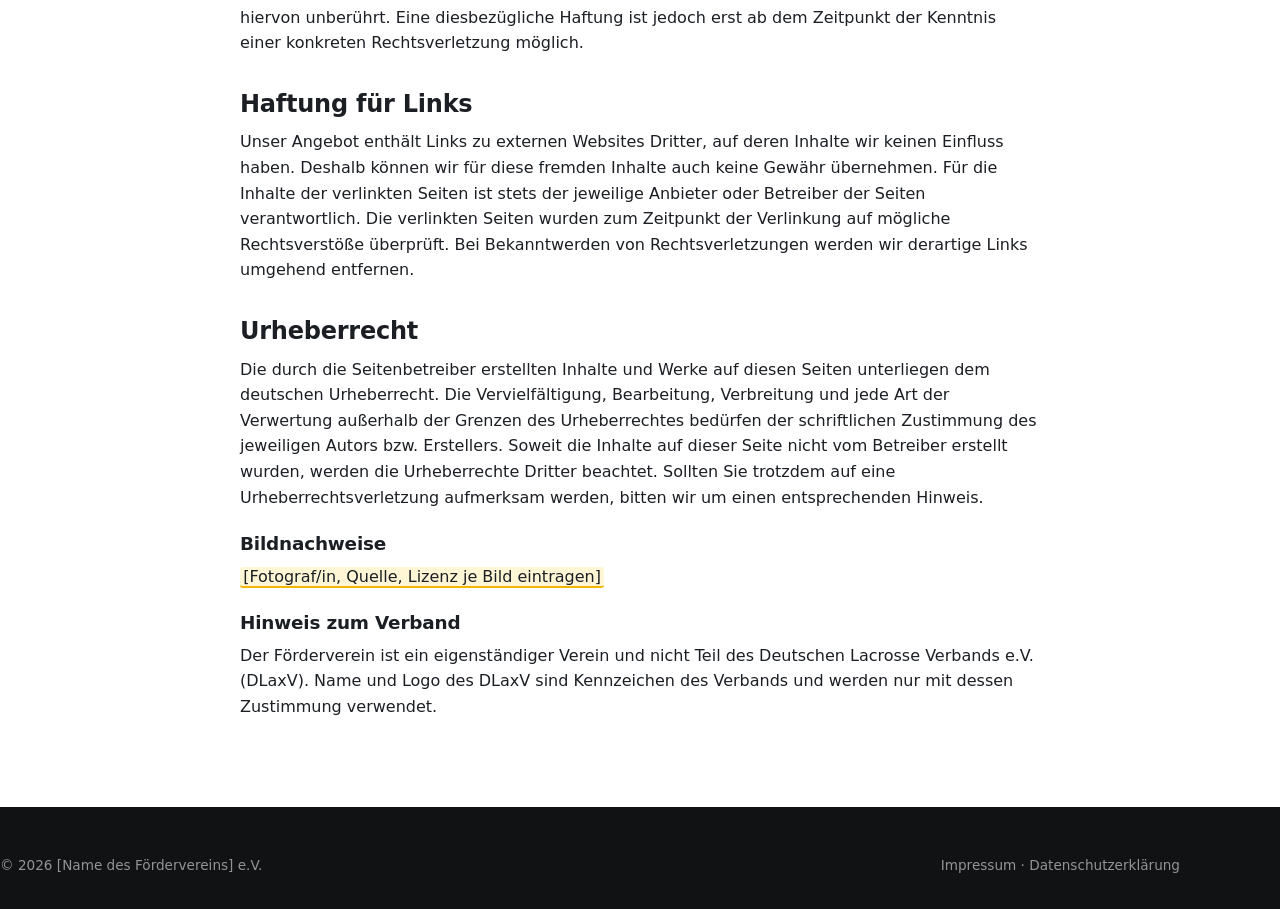
<file: impressum.html>
<!DOCTYPE html>
<html lang="de">
<head>
  <meta charset="utf-8">
  <meta name="viewport" content="width=device-width, initial-scale=1">
  <title>Impressum – Förderverein U20 Herren Lacrosse</title>
  <meta name="robots" content="noindex, follow">
  <link rel="icon" href="assets/img/favicon.svg" type="image/svg+xml">
  <link rel="stylesheet" href="css/style.css">
</head>
<body>
  <a class="skip-link" href="#main">Zum Inhalt springen</a>
  <header class="site-header">
    <div class="container nav">
      <a class="brand" href="index.html"><img src="assets/img/logo.svg" alt="" width="40" height="40"><span>Förderverein U20<small>Herren Lacrosse · DLaxV</small></span></a>
      <nav aria-label="Hauptnavigation"><ul class="nav__list" style="display:flex"><li><a href="index.html">Zur Startseite</a></li></ul></nav>
    </div>
  </header>

  <main id="main" class="page">
    <div class="container">
      <h1>Impressum</h1>

      <div class="notice">
        <strong>Hinweis zur Nutzung:</strong> Alle <span class="placeholder">gelb markierten</span> Felder sind Platzhalter und
        müssen vor Veröffentlichung ersetzt werden. Ein Impressum ist nach § 5 Digitale-Dienste-Gesetz (DDG)
        und § 18 Abs. 2 Medienstaatsvertrag (MStV) für Vereinswebsites Pflicht. Diese Vorlage ersetzt keine Rechtsberatung.
      </div>

      <h2>Angaben gemäß § 5 DDG</h2>
      <address>
        <span class="placeholder">[Vollständiger Vereinsname] e.V.</span><br>
        <span class="placeholder">[Straße und Hausnummer]</span><br>
        <span class="placeholder">[PLZ Ort]</span><br>
        Deutschland
      </address>

      <h3>Vertreten durch</h3>
      <p>
        Vertretungsberechtigter Vorstand gemäß § 26 BGB:<br>
        <span class="placeholder">[Vorname Nachname]</span>, 1. Vorsitzende/r<br>
        <span class="placeholder">[Vorname Nachname]</span>, 2. Vorsitzende/r<br>
        <span class="placeholder">[Vorname Nachname]</span>, Schatzmeister/in
      </p>

      <h3>Kontakt</h3>
      <p>
        Telefon: <span class="placeholder">[+49 000 000000]</span><br>
        E-Mail: <span class="placeholder">[info@example.org]</span>
      </p>

      <h3>Registereintrag</h3>
      <p>
        Eintragung im Vereinsregister<br>
        Registergericht: <span class="placeholder">[Amtsgericht Ort]</span><br>
        Registernummer: <span class="placeholder">[VR 00000]</span>
      </p>

      <h3>Gemeinnützigkeit</h3>
      <p>
        Der Verein ist durch Freistellungsbescheid des <span class="placeholder">[Finanzamt Ort]</span> vom
        <span class="placeholder">[Datum]</span>, Steuernummer <span class="placeholder">[000/000/00000]</span>,
        als gemeinnützig im Sinne der §§ 51 ff. AO anerkannt (Förderung des Sports).
        <em>Absatz entfernen, falls (noch) keine Anerkennung vorliegt.</em>
      </p>

      <h3>Umsatzsteuer-Identifikationsnummer</h3>
      <p>
        <span class="placeholder">[Nur angeben, wenn vorhanden. Andernfalls Absatz entfernen.]</span>
      </p>

      <h2>Verantwortlich für den Inhalt nach § 18 Abs. 2 MStV</h2>
      <p>
        <span class="placeholder">[Vorname Nachname]</span><br>
        <span class="placeholder">[Straße und Hausnummer]</span><br>
        <span class="placeholder">[PLZ Ort]</span>
      </p>

      <h2>Verbraucherstreitbeilegung</h2>
      <p>
        Wir sind nicht bereit und nicht verpflichtet, an Streitbeilegungsverfahren vor einer
        Verbraucherschlichtungsstelle teilzunehmen (§ 36 VSBG).
      </p>

      <h2>Haftung für Inhalte</h2>
      <p>
        Als Diensteanbieter sind wir gemäß § 7 Abs. 1 DDG für eigene Inhalte auf diesen Seiten nach den allgemeinen
        Gesetzen verantwortlich. Nach §§ 8 bis 10 DDG sind wir als Diensteanbieter jedoch nicht verpflichtet,
        übermittelte oder gespeicherte fremde Informationen zu überwachen oder nach Umständen zu forschen, die auf
        eine rechtswidrige Tätigkeit hinweisen. Verpflichtungen zur Entfernung oder Sperrung der Nutzung von
        Informationen nach den allgemeinen Gesetzen bleiben hiervon unberührt. Eine diesbezügliche Haftung ist
        jedoch erst ab dem Zeitpunkt der Kenntnis einer konkreten Rechtsverletzung möglich.
      </p>

      <h2>Haftung für Links</h2>
      <p>
        Unser Angebot enthält Links zu externen Websites Dritter, auf deren Inhalte wir keinen Einfluss haben.
        Deshalb können wir für diese fremden Inhalte auch keine Gewähr übernehmen. Für die Inhalte der verlinkten
        Seiten ist stets der jeweilige Anbieter oder Betreiber der Seiten verantwortlich. Die verlinkten Seiten
        wurden zum Zeitpunkt der Verlinkung auf mögliche Rechtsverstöße überprüft. Bei Bekanntwerden von
        Rechtsverletzungen werden wir derartige Links umgehend entfernen.
      </p>

      <h2>Urheberrecht</h2>
      <p>
        Die durch die Seitenbetreiber erstellten Inhalte und Werke auf diesen Seiten unterliegen dem deutschen
        Urheberrecht. Die Vervielfältigung, Bearbeitung, Verbreitung und jede Art der Verwertung außerhalb der
        Grenzen des Urheberrechtes bedürfen der schriftlichen Zustimmung des jeweiligen Autors bzw. Erstellers.
        Soweit die Inhalte auf dieser Seite nicht vom Betreiber erstellt wurden, werden die Urheberrechte Dritter
        beachtet. Sollten Sie trotzdem auf eine Urheberrechtsverletzung aufmerksam werden, bitten wir um einen
        entsprechenden Hinweis.
      </p>

      <h3>Bildnachweise</h3>
      <p><span class="placeholder">[Fotograf/in, Quelle, Lizenz je Bild eintragen]</span></p>

      <h3>Hinweis zum Verband</h3>
      <p>
        Der Förderverein ist ein eigenständiger Verein und nicht Teil des Deutschen Lacrosse Verbands e.V. (DLaxV).
        Name und Logo des DLaxV sind Kennzeichen des Verbands und werden nur mit dessen Zustimmung verwendet.
      </p>
    </div>
  </main>

  <footer class="site-footer">
    <div class="container footer-bottom" style="border:0;margin:0;padding:0">
      <span>© <span id="year">2026</span> [Name des Fördervereins] e.V.</span>
      <span><a href="impressum.html">Impressum</a> · <a href="datenschutz.html">Datenschutzerklärung</a></span>
    </div>
  </footer>
  <script src="js/main.js" defer></script>
</body>
</html>
</file>
<file: css/style.css>
/* ==========================================================================
   Förderverein U20 Herren Lacrosse – Stylesheet
   Reines CSS, keine Abhängigkeiten, keine externen Requests.
   Farben in :root anpassen. Die Werte lehnen sich an die Nationalfarben
   (Schwarz / Rot / Gold) an, die der DLaxV im Erscheinungsbild nutzt.
   Bitte mit dem offiziellen Logo / CI des Verbands abgleichen.
   ========================================================================== */

:root {
  /* Markenfarben (anpassbar) */
  --c-black:  #101214;   /* Schwarz – Grundfarbe, Hero-Hintergrund */
  --c-ink:    #1b1f24;   /* dunkles Anthrazit für Flächen */
  --c-gold:   #F2B705;   /* Gold – Akzent, CTA */
  --c-gold-2: #D99E00;   /* Gold dunkel – Hover */
  --c-red:    #D42A2A;   /* Rot – Sekundärakzent */
  --c-white:  #ffffff;
  --c-grey-1: #f5f6f7;
  --c-grey-2: #e6e8eb;
  --c-grey-3: #8a9099;
  --c-text:   #1b1f24;
  --c-muted:  #5c636b;

  /* Layout */
  --max-w: 1180px;
  --gutter: clamp(16px, 4vw, 40px);
  --radius: 16px;
  --radius-sm: 10px;
  --shadow: 0 10px 30px rgba(16,18,20,.08);
  --shadow-lg: 0 24px 60px rgba(16,18,20,.18);

  /* Typografie: Systemschriften (keine Google Fonts, DSGVO-sicher) */
  --font: system-ui, -apple-system, "Segoe UI", Roboto, "Helvetica Neue", Arial, "Noto Sans", sans-serif;
  --fs-hero: clamp(2rem, 6.4vw, 4.4rem);
  --fs-h2:   clamp(1.9rem, 4vw, 2.8rem);
  --fs-h3:   clamp(1.2rem, 2vw, 1.4rem);
  --fs-body: clamp(1rem, 1.1vw, 1.125rem);

  color-scheme: light;
}

*, *::before, *::after { box-sizing: border-box; }

html { scroll-behavior: smooth; -webkit-text-size-adjust: 100%; }

body {
  margin: 0;
  font-family: var(--font);
  font-size: var(--fs-body);
  line-height: 1.6;
  color: var(--c-text);
  background: var(--c-white);
  overflow-x: hidden;
}

img, svg, video { max-width: 100%; height: auto; display: block; }

a { color: inherit; text-decoration-thickness: 1px; text-underline-offset: 3px; }
a:hover { color: var(--c-red); }

h1, h2, h3, h4 { line-height: 1.1; margin: 0 0 .5em; font-weight: 800; letter-spacing: -.01em; overflow-wrap: anywhere; hyphens: auto; }
h2 { font-size: var(--fs-h2); }
h3 { font-size: var(--fs-h3); }
p  { margin: 0 0 1em; }

.container { width: min(100% - 2 * var(--gutter), var(--max-w)); margin-inline: auto; }

.visually-hidden {
  position: absolute !important; width: 1px; height: 1px; overflow: hidden;
  clip: rect(0 0 0 0); clip-path: inset(50%); white-space: nowrap;
}

/* Skip-Link (Barrierefreiheit) */
.skip-link {
  position: absolute; left: 8px; top: -100px; z-index: 1000;
  background: var(--c-gold); color: var(--c-black); padding: .6rem 1rem;
  border-radius: var(--radius-sm); font-weight: 700;
}
.skip-link:focus { top: 8px; }

/* --------------------------------------------------------------------------
   Buttons
   -------------------------------------------------------------------------- */
.btn {
  display: inline-flex; align-items: center; gap: .5rem;
  padding: .85rem 1.4rem; border-radius: 999px;
  font-weight: 700; text-decoration: none; border: 2px solid transparent;
  transition: transform .15s ease, background .2s ease, color .2s ease, border-color .2s ease;
  cursor: pointer; font-family: inherit; font-size: 1rem;
}
.btn:hover { transform: translateY(-2px); }
.btn:active { transform: translateY(0); }
.btn:focus-visible { outline: 3px solid var(--c-gold); outline-offset: 3px; }
.btn--primary { background: var(--c-gold); color: var(--c-black); }
.btn--primary:hover { background: var(--c-gold-2); color: var(--c-black); }
.btn--ghost { background: transparent; color: var(--c-white); border-color: rgba(255,255,255,.5); }
.btn--ghost:hover { border-color: var(--c-white); color: var(--c-white); }
.btn--dark { background: var(--c-black); color: var(--c-white); }
.btn--dark:hover { background: var(--c-ink); color: var(--c-white); }
.btn--sm { padding: .55rem 1rem; font-size: .95rem; }

/* --------------------------------------------------------------------------
   Header / Navigation
   -------------------------------------------------------------------------- */
.site-header {
  position: sticky; top: 0; z-index: 100;
  background: rgba(16,18,20,.85);
  backdrop-filter: saturate(160%) blur(12px);
  -webkit-backdrop-filter: saturate(160%) blur(12px);
  color: var(--c-white);
  border-bottom: 1px solid rgba(255,255,255,.08);
}
.nav {
  display: flex; align-items: center; justify-content: space-between;
  min-height: 68px; gap: 1rem;
}
.brand {
  display: flex; align-items: center; gap: .7rem; text-decoration: none; color: var(--c-white);
  font-weight: 800; letter-spacing: .02em; line-height: 1.1;
}
.brand img { width: 40px; height: 40px; }
.brand small { display: block; font-weight: 500; font-size: .72rem; color: var(--c-gold); letter-spacing: .12em; text-transform: uppercase; }

.nav__list { list-style: none; margin: 0; padding: 0; display: flex; gap: 1.4rem; align-items: center; }
.nav__list a { text-decoration: none; font-weight: 600; font-size: .95rem; opacity: .9; }
.nav__list a:hover { color: var(--c-gold); opacity: 1; }
.nav__list .btn { color: var(--c-black); }
.nav__list .btn:hover { color: var(--c-black); }

.nav-toggle {
  display: none; background: none; border: 0; color: var(--c-white);
  width: 44px; height: 44px; cursor: pointer; border-radius: 8px;
}
.nav-toggle:focus-visible { outline: 3px solid var(--c-gold); }
.nav-toggle span {
  display: block; width: 24px; height: 2px; background: currentColor; margin: 5px auto;
  transition: transform .2s ease, opacity .2s ease;
}
.nav-toggle[aria-expanded="true"] span:nth-child(1) { transform: translateY(7px) rotate(45deg); }
.nav-toggle[aria-expanded="true"] span:nth-child(2) { opacity: 0; }
.nav-toggle[aria-expanded="true"] span:nth-child(3) { transform: translateY(-7px) rotate(-45deg); }

@media (max-width: 860px) {
  .nav-toggle { display: block; }
  .nav__list {
    position: absolute; left: 0; right: 0; top: 100%;
    flex-direction: column; align-items: stretch; gap: 0;
    background: var(--c-black); border-bottom: 1px solid rgba(255,255,255,.1);
    padding: .5rem var(--gutter) 1rem;
    display: none;
  }
  .nav__list.is-open { display: flex; }
  .nav__list li { border-top: 1px solid rgba(255,255,255,.08); }
  .nav__list a { display: block; padding: .9rem 0; }
  .nav__list .btn { margin-top: .8rem; justify-content: center; }
}

/* --------------------------------------------------------------------------
   Hero
   -------------------------------------------------------------------------- */
.hero {
  position: relative; color: var(--c-white); background: var(--c-black);
  min-height: min(92vh, 860px); display: grid; align-items: end; overflow: hidden;
  isolation: isolate;
}
.hero__media { position: absolute; inset: 0; z-index: -2; }
.hero__media img { width: 100%; height: 100%; object-fit: cover; opacity: .55; }
.hero::after {
  content: ""; position: absolute; inset: 0; z-index: -1;
  background:
    radial-gradient(60% 50% at 80% 10%, rgba(242,183,5,.25), transparent 60%),
    linear-gradient(180deg, rgba(16,18,20,.2) 0%, rgba(16,18,20,.55) 55%, var(--c-black) 100%);
}
.hero__content { padding: clamp(5rem, 12vw, 9rem) 0 clamp(3rem, 6vw, 5rem); max-width: 1000px; }
.hero p.lead { max-width: 60ch; }
.eyebrow {
  display: inline-flex; align-items: center; gap: .6rem;
  font-size: .85rem; font-weight: 700; letter-spacing: .18em; text-transform: uppercase;
  color: var(--c-gold); margin-bottom: 1.2rem;
}
.eyebrow::before { content: ""; width: 28px; height: 3px; background: var(--c-red); border-radius: 2px; }
.hero h1 { font-size: var(--fs-hero); margin-bottom: .6em; text-wrap: balance; }
.hero h1 em { font-style: normal; color: var(--c-gold); }
.hero p.lead { font-size: clamp(1.1rem, 1.6vw, 1.35rem); max-width: 60ch; color: rgba(255,255,255,.85); }
.hero__cta { display: flex; flex-wrap: wrap; gap: .8rem; margin-top: 1.8rem; }

.hero__stats {
  display: grid; grid-template-columns: repeat(auto-fit, minmax(150px, 1fr)); gap: 1px;
  margin-top: clamp(2rem, 5vw, 3.5rem); background: rgba(255,255,255,.12);
  border: 1px solid rgba(255,255,255,.12); border-radius: var(--radius); overflow: hidden;
}
.hero__stats > div { background: rgba(16,18,20,.6); padding: 1rem 1.2rem; }
.hero__stats strong { display: block; font-size: 1.8rem; color: var(--c-gold); line-height: 1.1; }
.hero__stats span { font-size: .85rem; color: rgba(255,255,255,.75); }

/* --------------------------------------------------------------------------
   Sections
   -------------------------------------------------------------------------- */
.section { padding: clamp(3.5rem, 8vw, 6.5rem) 0; }
.section--grey { background: var(--c-grey-1); }
.section--dark { background: var(--c-black); color: var(--c-white); }
.section__head { max-width: 720px; margin-bottom: clamp(2rem, 4vw, 3rem); }
.section__head p { color: var(--c-muted); font-size: 1.1rem; }
.section--dark .section__head p { color: rgba(255,255,255,.75); }

.grid { display: grid; gap: 1.5rem; }
.grid--2 { grid-template-columns: repeat(auto-fit, minmax(min(100%, 320px), 1fr)); }
.grid--3 { grid-template-columns: repeat(auto-fit, minmax(min(100%, 280px), 1fr)); }
.grid--4 { grid-template-columns: repeat(auto-fit, minmax(min(100%, 200px), 1fr)); }
.grid--people { grid-template-columns: repeat(auto-fit, minmax(min(100%, 130px), 1fr)); gap: 1rem; }
.grid--people .player img { aspect-ratio: 1 / 1; }

.card {
  background: var(--c-white); border: 1px solid var(--c-grey-2); border-radius: var(--radius);
  padding: 1.6rem; box-shadow: var(--shadow);
  transition: transform .2s ease, box-shadow .2s ease;
}
.card:hover { transform: translateY(-4px); box-shadow: var(--shadow-lg); }
.card__icon {
  width: 52px; height: 52px; border-radius: 14px; display: grid; place-items: center;
  background: var(--c-black); color: var(--c-gold); margin-bottom: 1rem;
}
.card__icon svg { width: 26px; height: 26px; }
.card h3 { margin-bottom: .4rem; }
.card p { color: var(--c-muted); margin: 0; }

/* Über uns: Split mit Bild */
.split { display: grid; gap: clamp(2rem, 5vw, 4rem); align-items: center; grid-template-columns: 1fr; }
@media (min-width: 900px) { .split { grid-template-columns: 1.1fr 1fr; } .split--reverse > :first-child { order: 2; } }
.split figure { margin: 0; position: relative; }
.split figure img { border-radius: var(--radius); box-shadow: var(--shadow-lg); }
.split figure figcaption {
  position: absolute; left: 1rem; bottom: 1rem; background: var(--c-gold); color: var(--c-black);
  font-weight: 700; padding: .5rem .9rem; border-radius: 999px; font-size: .85rem;
}
.checklist { list-style: none; padding: 0; margin: 1.2rem 0; display: grid; gap: .7rem; }
.checklist li { display: flex; gap: .7rem; align-items: flex-start; }
.checklist li::before {
  content: ""; flex: 0 0 22px; height: 22px; border-radius: 50%;
  background: var(--c-gold) url("data:image/svg+xml,%3Csvg xmlns='http://www.w3.org/2000/svg' viewBox='0 0 24 24' fill='none' stroke='%23101214' stroke-width='3' stroke-linecap='round' stroke-linejoin='round'%3E%3Cpath d='M20 6 9 17l-5-5'/%3E%3C/svg%3E") center/14px no-repeat;
  margin-top: .15rem;
}

/* Team / Galerie */
.gallery { display: grid; gap: 1rem; grid-template-columns: repeat(auto-fit, minmax(min(100%, 260px), 1fr)); }
.gallery figure { margin: 0; overflow: hidden; border-radius: var(--radius); background: var(--c-ink); }
.gallery img { aspect-ratio: 3 / 2; object-fit: cover; width: 100%; transition: transform .4s ease; }
.gallery figure:hover img { transform: scale(1.04); }
.gallery figcaption { padding: .8rem 1rem; font-size: .9rem; color: rgba(255,255,255,.8); }

.player { text-align: center; }
.player img { aspect-ratio: 4 / 5; object-fit: cover; border-radius: var(--radius); margin-bottom: .8rem; }
.player strong { display: block; }
.player span { color: var(--c-muted); font-size: .9rem; }

/* Mitgliedschaft / Preise */
.tiers { display: grid; gap: 1.5rem; grid-template-columns: repeat(auto-fit, minmax(min(100%, 260px), 1fr)); align-items: stretch; }
.tier {
  position: relative; background: var(--c-white); border: 2px solid var(--c-grey-2); border-radius: var(--radius);
  padding: 1.8rem; display: flex; flex-direction: column; gap: .8rem;
}
.tier--featured { border-color: var(--c-gold); box-shadow: var(--shadow-lg); }
.tier__badge {
  position: absolute; top: -14px; left: 1.4rem; background: var(--c-red); color: var(--c-white);
  font-size: .75rem; font-weight: 800; letter-spacing: .1em; text-transform: uppercase;
  padding: .3rem .8rem; border-radius: 999px;
}
.tier__price { font-size: 2.4rem; font-weight: 800; line-height: 1; }
.tier__price small { font-size: 1rem; font-weight: 500; color: var(--c-muted); }
.tier ul { list-style: none; padding: 0; margin: 0 0 .5rem; display: grid; gap: .5rem; color: var(--c-muted); font-size: .95rem; }
.tier ul li::before { content: "• "; color: var(--c-gold); font-weight: 800; }
.tier .btn { margin-top: auto; justify-content: center; }

/* Spenden */
.donate-box {
  background: var(--c-ink); color: var(--c-white); border-radius: var(--radius);
  padding: clamp(1.4rem, 3vw, 2.4rem); border: 1px solid rgba(255,255,255,.1);
}
.donate-box dl { display: grid; grid-template-columns: max-content 1fr; gap: .4rem 1.2rem; margin: 1rem 0; }
.donate-box dt { color: var(--c-gold); font-weight: 700; }
.donate-box dd { margin: 0; font-family: ui-monospace, SFMono-Regular, Menlo, Consolas, monospace; word-break: break-all; }
.donate-box .note { font-size: .9rem; color: rgba(255,255,255,.7); }

/* Timeline / Termine */
.timeline { list-style: none; margin: 0; padding: 0; display: grid; gap: 1rem; }
.timeline li {
  display: grid; grid-template-columns: 96px minmax(0, 1fr); gap: 1rem; align-items: start; min-width: 0;
  padding: 1rem; border-radius: var(--radius-sm); background: var(--c-white); border: 1px solid var(--c-grey-2);
}
.timeline time {
  background: var(--c-black); color: var(--c-gold); border-radius: var(--radius-sm); text-align: center;
  padding: .5rem; font-weight: 800; line-height: 1.1;
}
.timeline time span { display: block; font-size: .75rem; color: rgba(255,255,255,.7); font-weight: 500; text-transform: uppercase; letter-spacing: .1em; }
.timeline p { margin: 0; color: var(--c-muted); }

/* Sponsoren */
.logos { display: grid; grid-template-columns: repeat(auto-fit, minmax(min(100%, 160px), 1fr)); gap: 1rem; }
.logos img { background: var(--c-white); border-radius: var(--radius-sm); border: 1px solid var(--c-grey-2); filter: grayscale(1); opacity: .8; transition: .2s; }
.logos img:hover { filter: none; opacity: 1; }

/* FAQ */
details { border-bottom: 1px solid var(--c-grey-2); padding: .4rem 0; }
summary { cursor: pointer; font-weight: 700; padding: .8rem 0; list-style: none; display: flex; justify-content: space-between; gap: 1rem; }
summary::-webkit-details-marker { display: none; }
summary::after { content: "+"; color: var(--c-gold); font-size: 1.4rem; line-height: 1; }
details[open] summary::after { content: "–"; }
details p { color: var(--c-muted); padding-bottom: .8rem; }

/* Kontakt */
.contact { display: grid; gap: 2rem; grid-template-columns: repeat(auto-fit, minmax(min(100%, 300px), 1fr)); }
.contact address { font-style: normal; line-height: 1.8; }
.form { display: grid; gap: 1rem; align-content: start; }
.form .btn { justify-self: start; }
.form label { font-weight: 600; font-size: .95rem; display: grid; gap: .35rem; }
.form input, .form textarea {
  font: inherit; padding: .8rem 1rem; border: 1px solid var(--c-grey-2); border-radius: var(--radius-sm);
  background: var(--c-white); width: 100%;
}
.form input:focus, .form textarea:focus { outline: 3px solid var(--c-gold); outline-offset: 1px; border-color: var(--c-gold); }
.form .consent { font-weight: 400; display: flex; gap: .6rem; align-items: flex-start; font-size: .9rem; color: var(--c-muted); }
.form .consent input { width: auto; margin-top: .25rem; }
.form small { color: var(--c-muted); }

/* CTA-Band */
.cta-band {
  background: linear-gradient(120deg, var(--c-gold), #ffd457); color: var(--c-black);
  border-radius: var(--radius); padding: clamp(1.8rem, 4vw, 3rem);
  display: grid; gap: 1.2rem; grid-template-columns: 1fr; align-items: center;
}
@media (min-width: 800px) { .cta-band { grid-template-columns: 1fr auto; } }
.cta-band h2 { margin: 0 0 .3rem; }
.cta-band p { margin: 0; }

/* Footer */
.site-footer { background: var(--c-black); color: rgba(255,255,255,.8); padding: 3rem 0 2rem; font-size: .95rem; }
.footer-grid { display: grid; gap: 2rem; grid-template-columns: repeat(auto-fit, minmax(min(100%, 220px), 1fr)); }
.site-footer h4 { color: var(--c-white); margin-bottom: .6rem; }
.site-footer ul { list-style: none; margin: 0; padding: 0; display: grid; gap: .4rem; }
.site-footer a { text-decoration: none; }
.site-footer a:hover { color: var(--c-gold); }
.footer-bottom { border-top: 1px solid rgba(255,255,255,.1); margin-top: 2rem; padding-top: 1.2rem; display: flex; flex-wrap: wrap; gap: 1rem; justify-content: space-between; font-size: .85rem; color: rgba(255,255,255,.55); }

/* Unterseiten (Impressum / Datenschutz) */
.page { padding: clamp(2.5rem, 6vw, 4.5rem) 0; }
.page .container { max-width: 800px; }
.page h1 { font-size: clamp(2rem, 5vw, 3rem); }
.page h2 { font-size: 1.5rem; margin-top: 2.2rem; }
.page h3 { font-size: 1.15rem; margin-top: 1.5rem; }
.page address { font-style: normal; }
.placeholder { background: #fff6d6; border-bottom: 2px solid var(--c-gold); padding: 0 .2em; border-radius: 3px; }
.notice { background: var(--c-grey-1); border-left: 4px solid var(--c-gold); padding: 1rem 1.2rem; border-radius: var(--radius-sm); margin: 1.5rem 0; }

/* Scroll-Reveal (rein dekorativ, respektiert reduced motion) */
.reveal { opacity: 0; transform: translateY(18px); transition: opacity .6s ease, transform .6s ease; }
.reveal.is-visible { opacity: 1; transform: none; }
@media (prefers-reduced-motion: reduce) {
  html { scroll-behavior: auto; }
  .reveal { opacity: 1; transform: none; transition: none; }
  .btn, .card, .gallery img { transition: none; }
}

/* Druck */
@media print {
  .site-header, .hero__cta, .nav-toggle, .cta-band, .form { display: none !important; }
  .hero { min-height: auto; color: var(--c-black); background: none; }
  .hero::after, .hero__media { display: none; }
}
</file>
